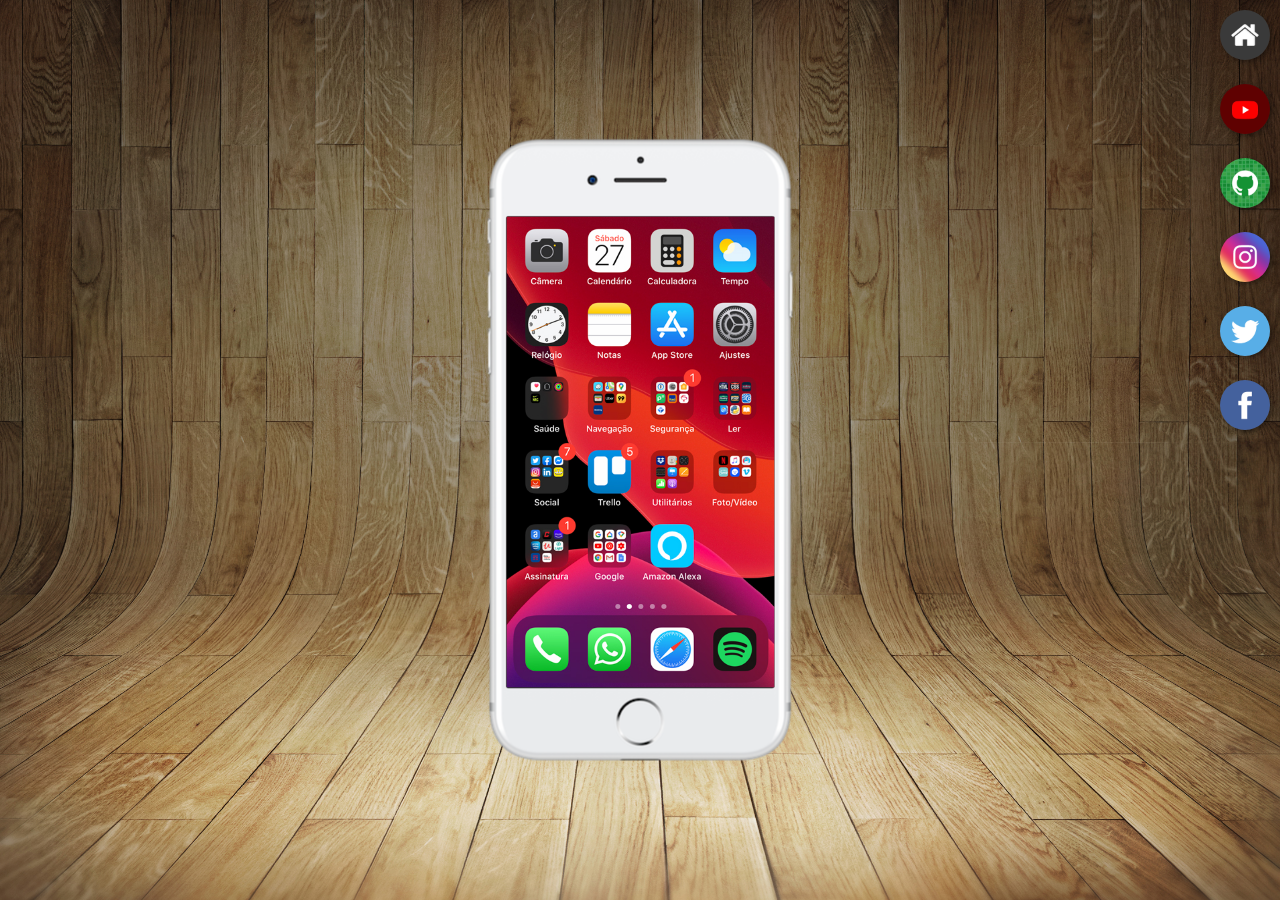
<file: index.html>
<!DOCTYPE html>
<html lang="pt-br">
<head>
    <meta charset="UTF-8">
    <meta name="viewport" content="width=device-width, initial-scale=1.0">
    <title>Projeto Rede Social</title>
    <link rel="shortcut icon" href="favicon.ico" type="image/x-icon">
    <link rel="stylesheet" href="estilos/style.css">
</head>
<body>
    <main>
        <section id="telefone">
            <iframe src="home.html" name="tela" id="tela" frameborder="0">
                Seu navegador não e compativel com isso...
            </iframe>
        </section>
        <section id="redes-sociais">
            <a href="home.html" target="tela"><img src="imagens/logo-home.jpg" alt="Home"></a><br>
            <a href="youtube.html" target="tela"><img src="imagens/logo-youtube.jpg" alt="Youtube"></a><br>
            <a href="github.html" target="tela"><img src="imagens/logo-github.jpg" alt="GitHub"></a><br>
            <a href="instagram.html" target="tela"><img src="imagens/logo-instagram.jpg" alt="Instagram"></a><br>
            <a href="twitter.html" target="tela"><img src="imagens/logo-twitter.jpg" alt="X"></a><br>
            <a href="facebook.html" target="tela"><img src="imagens/logo-facebook.jpg" alt="Facebook"></a><br>
        </section>
    </main>
</body>
</html>
</file>
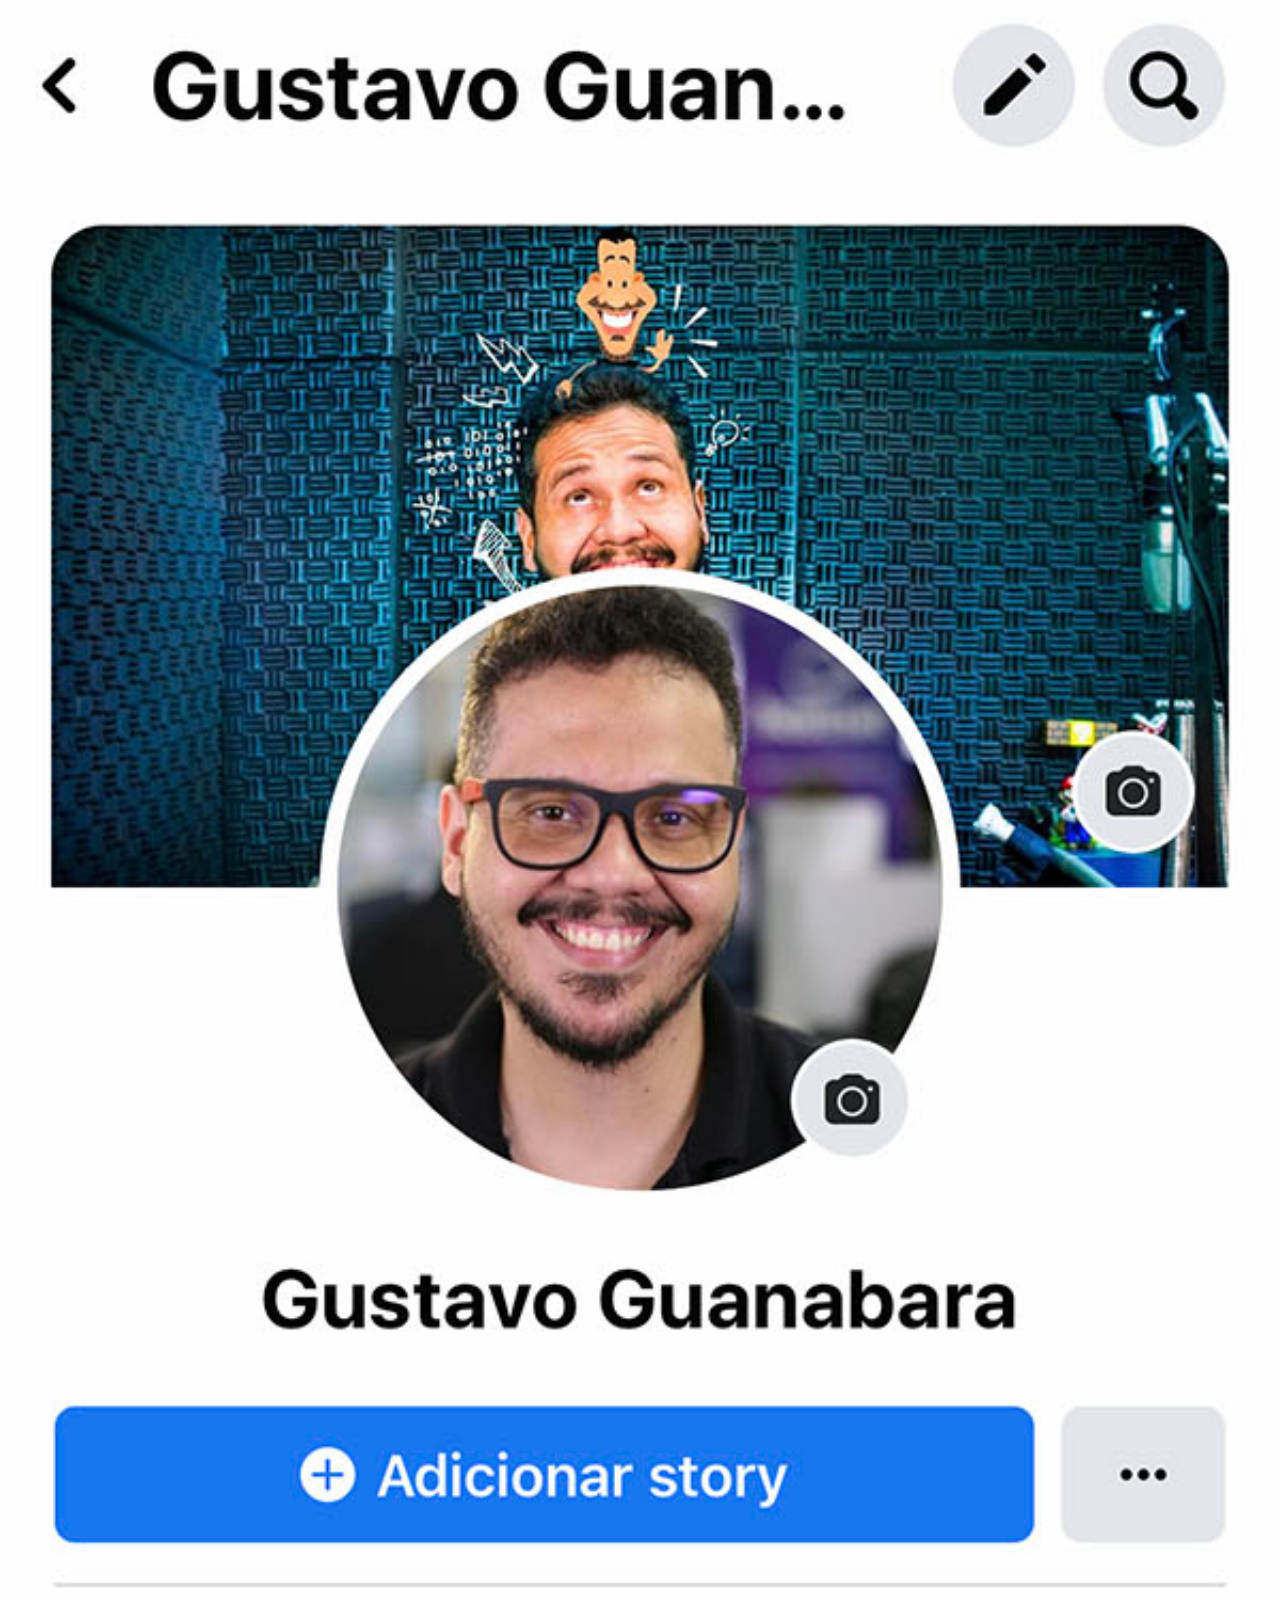
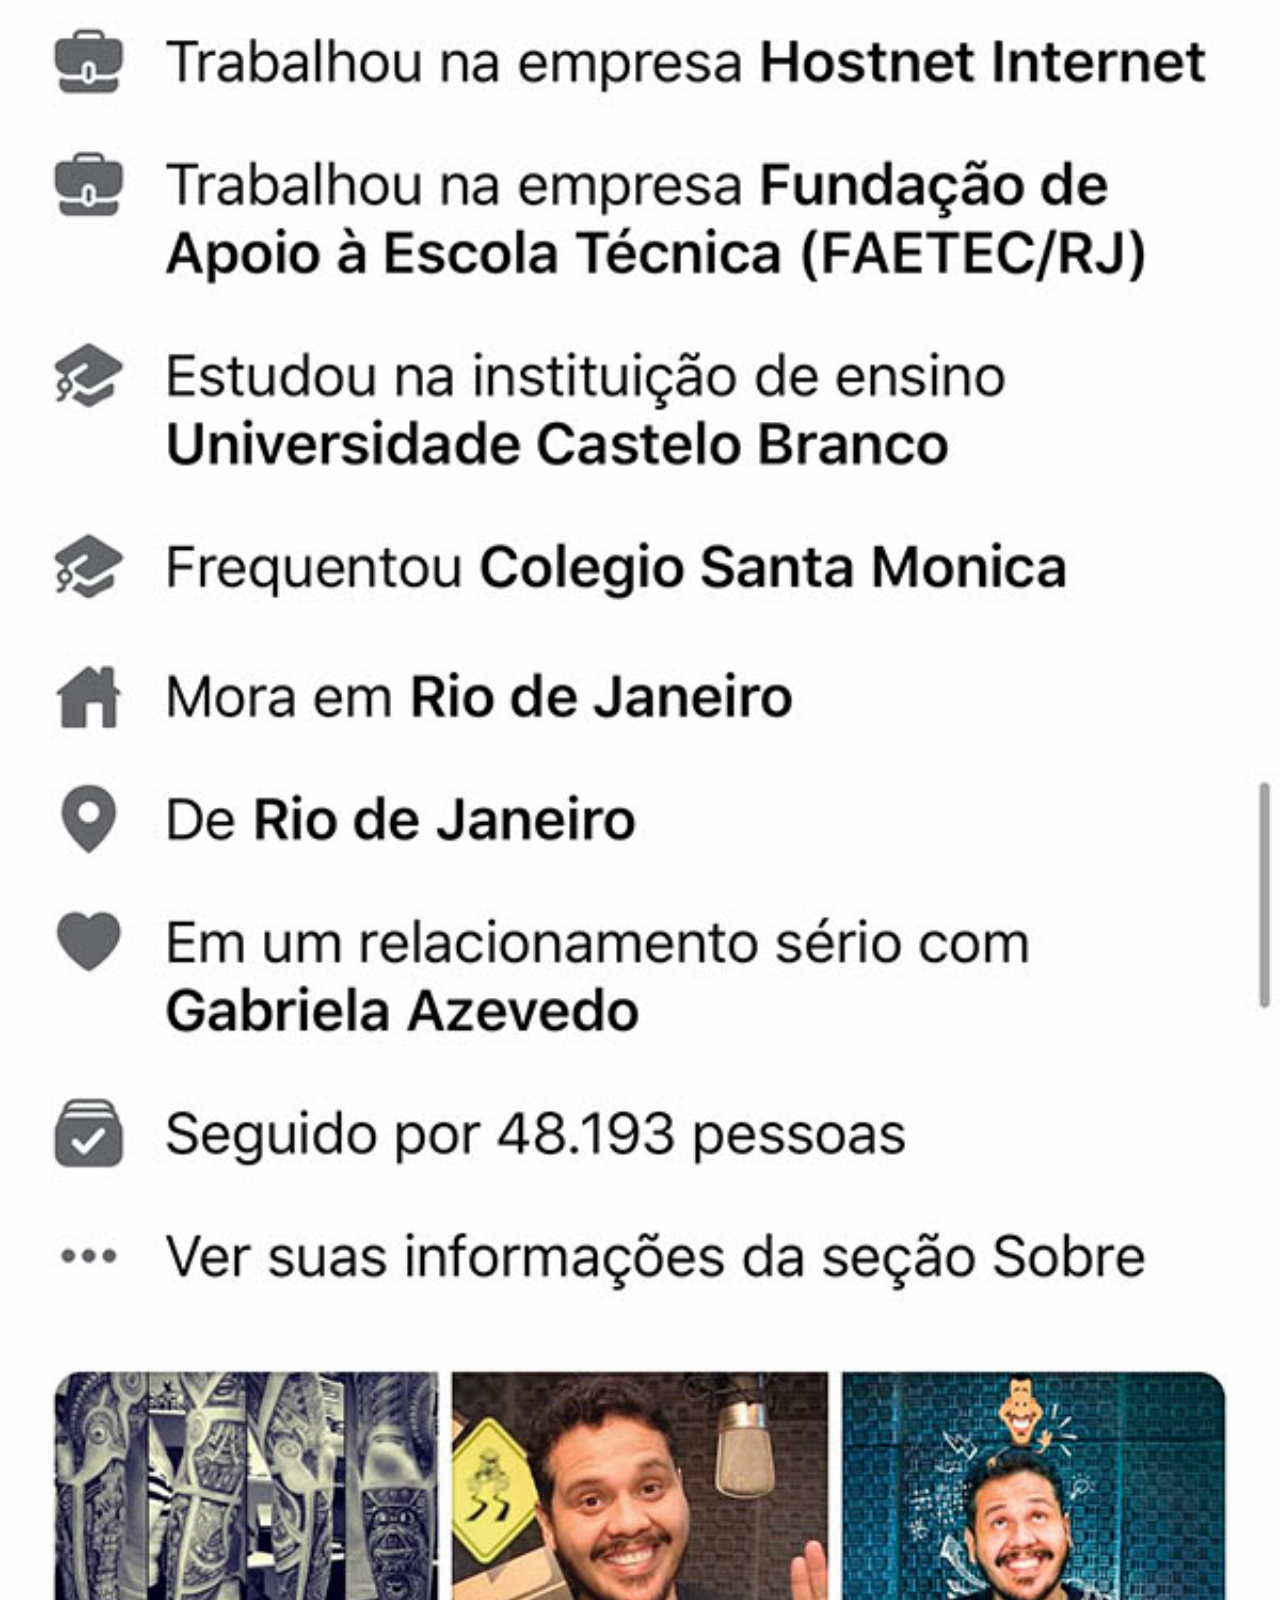
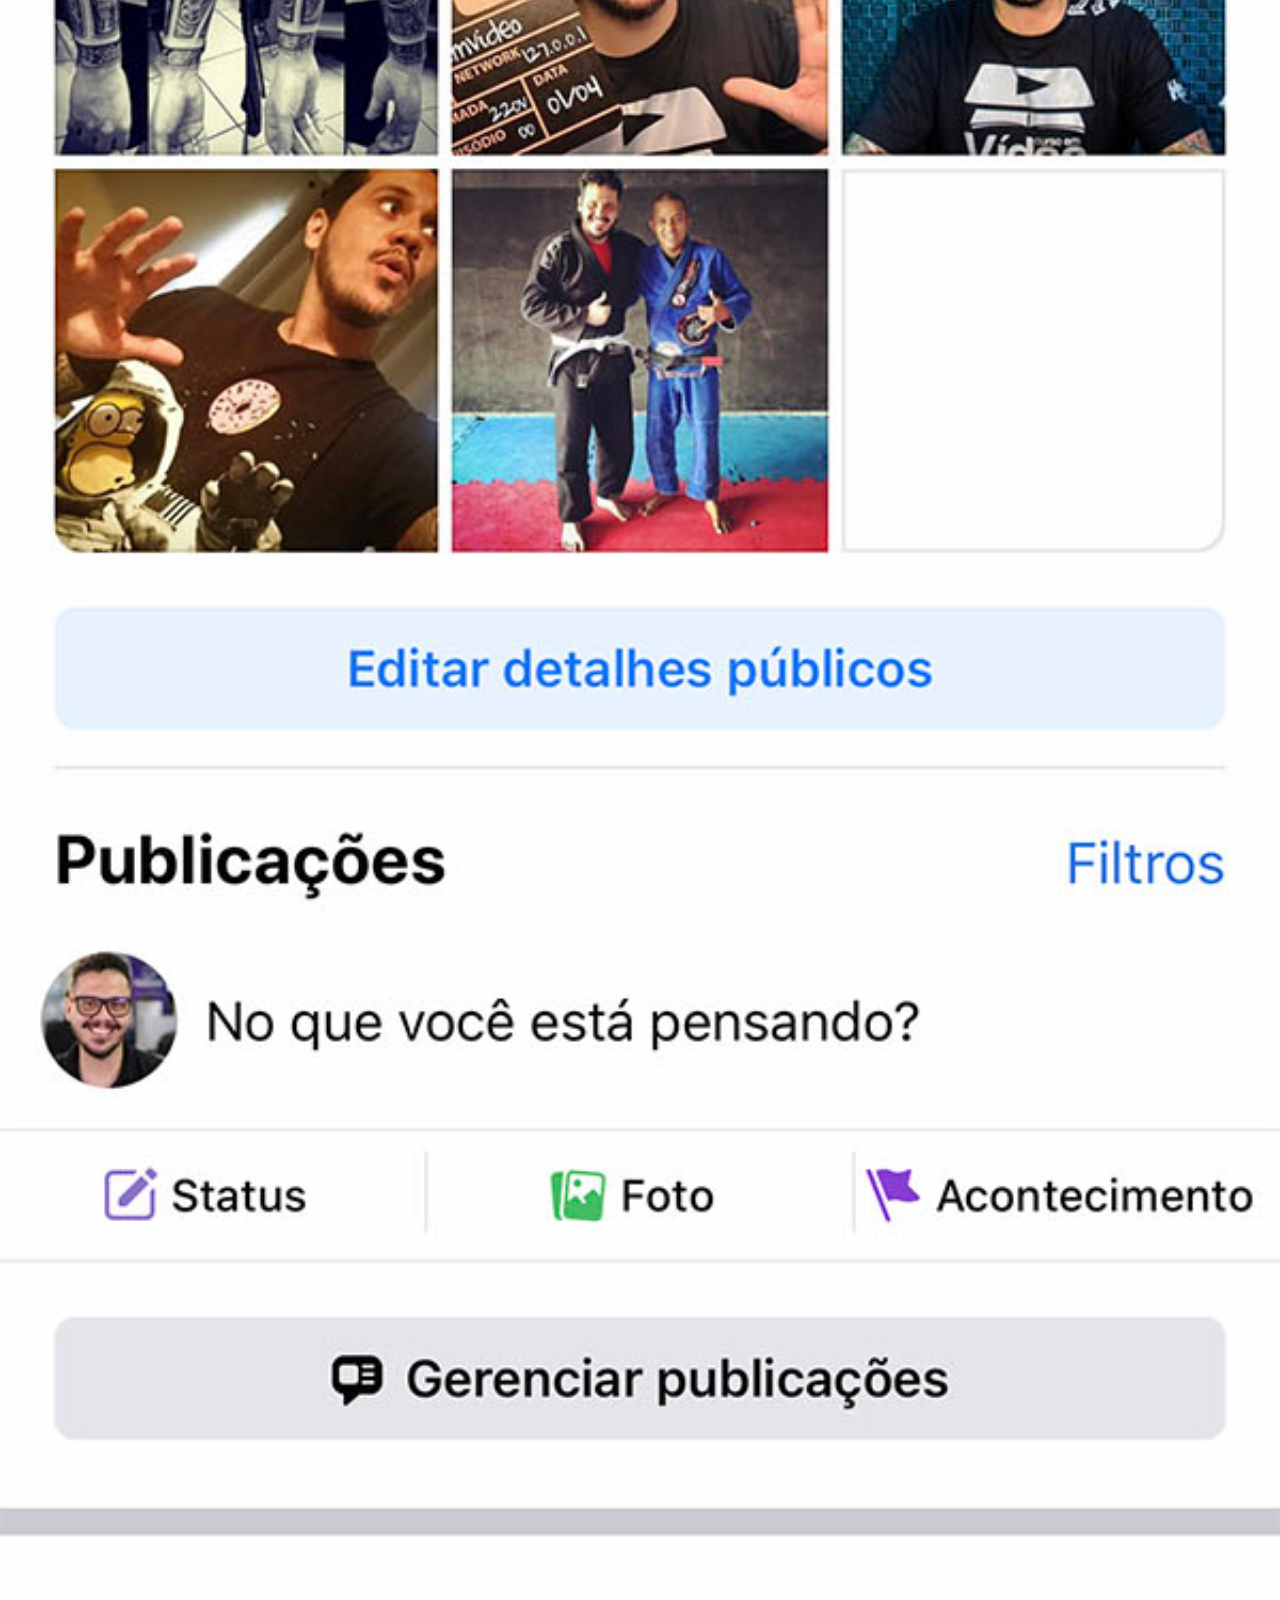
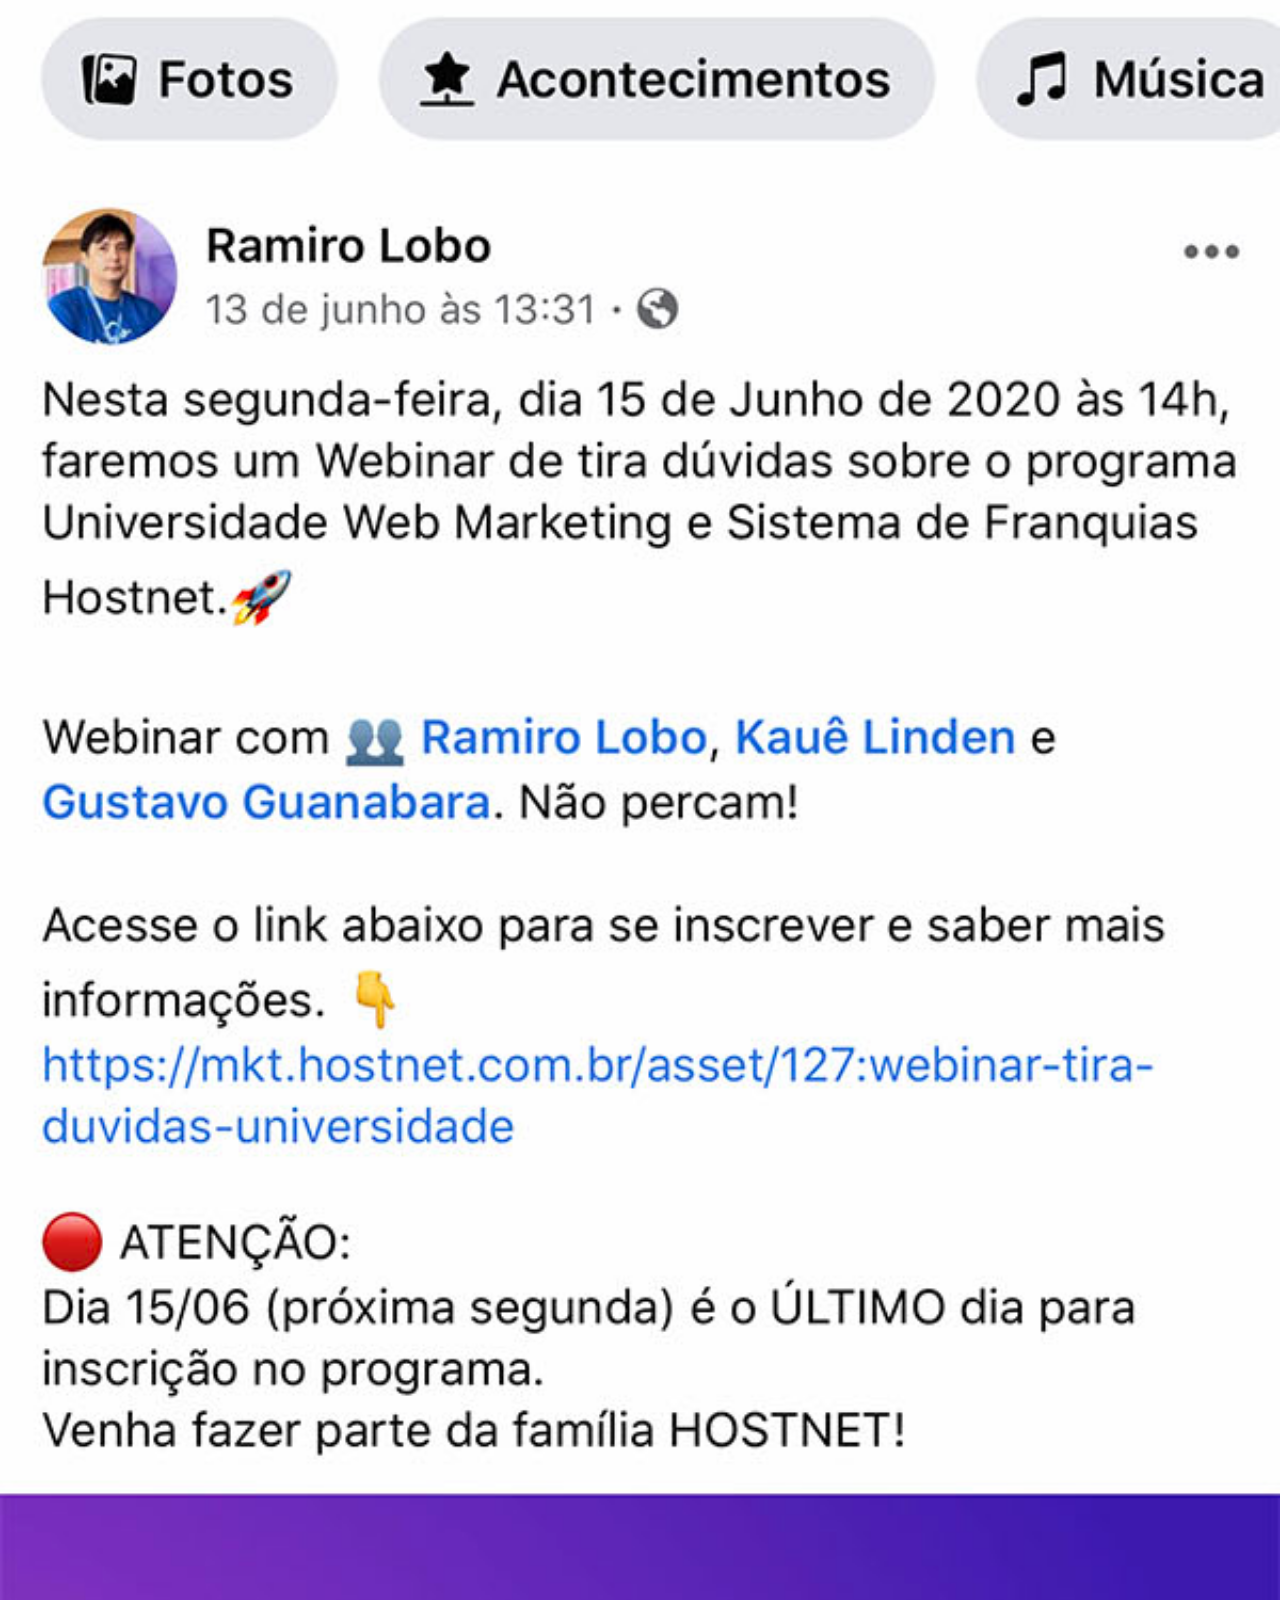
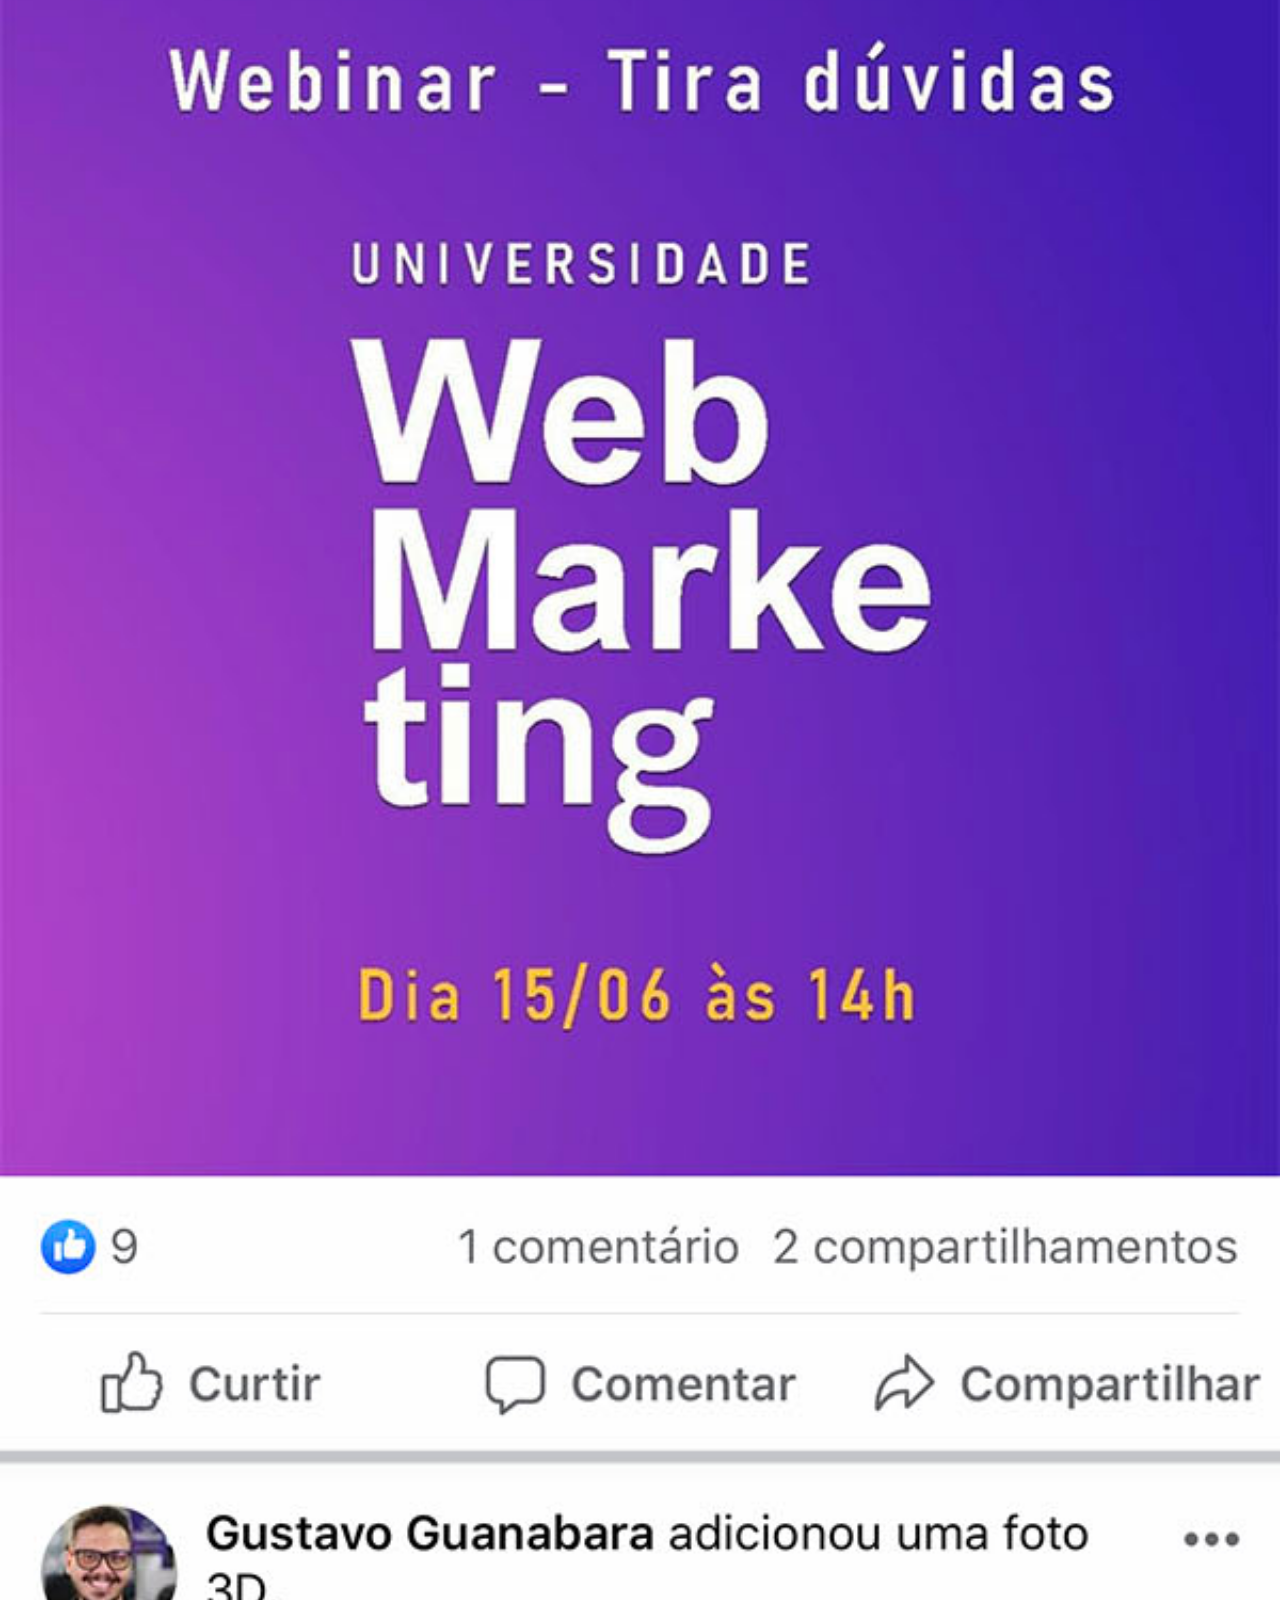
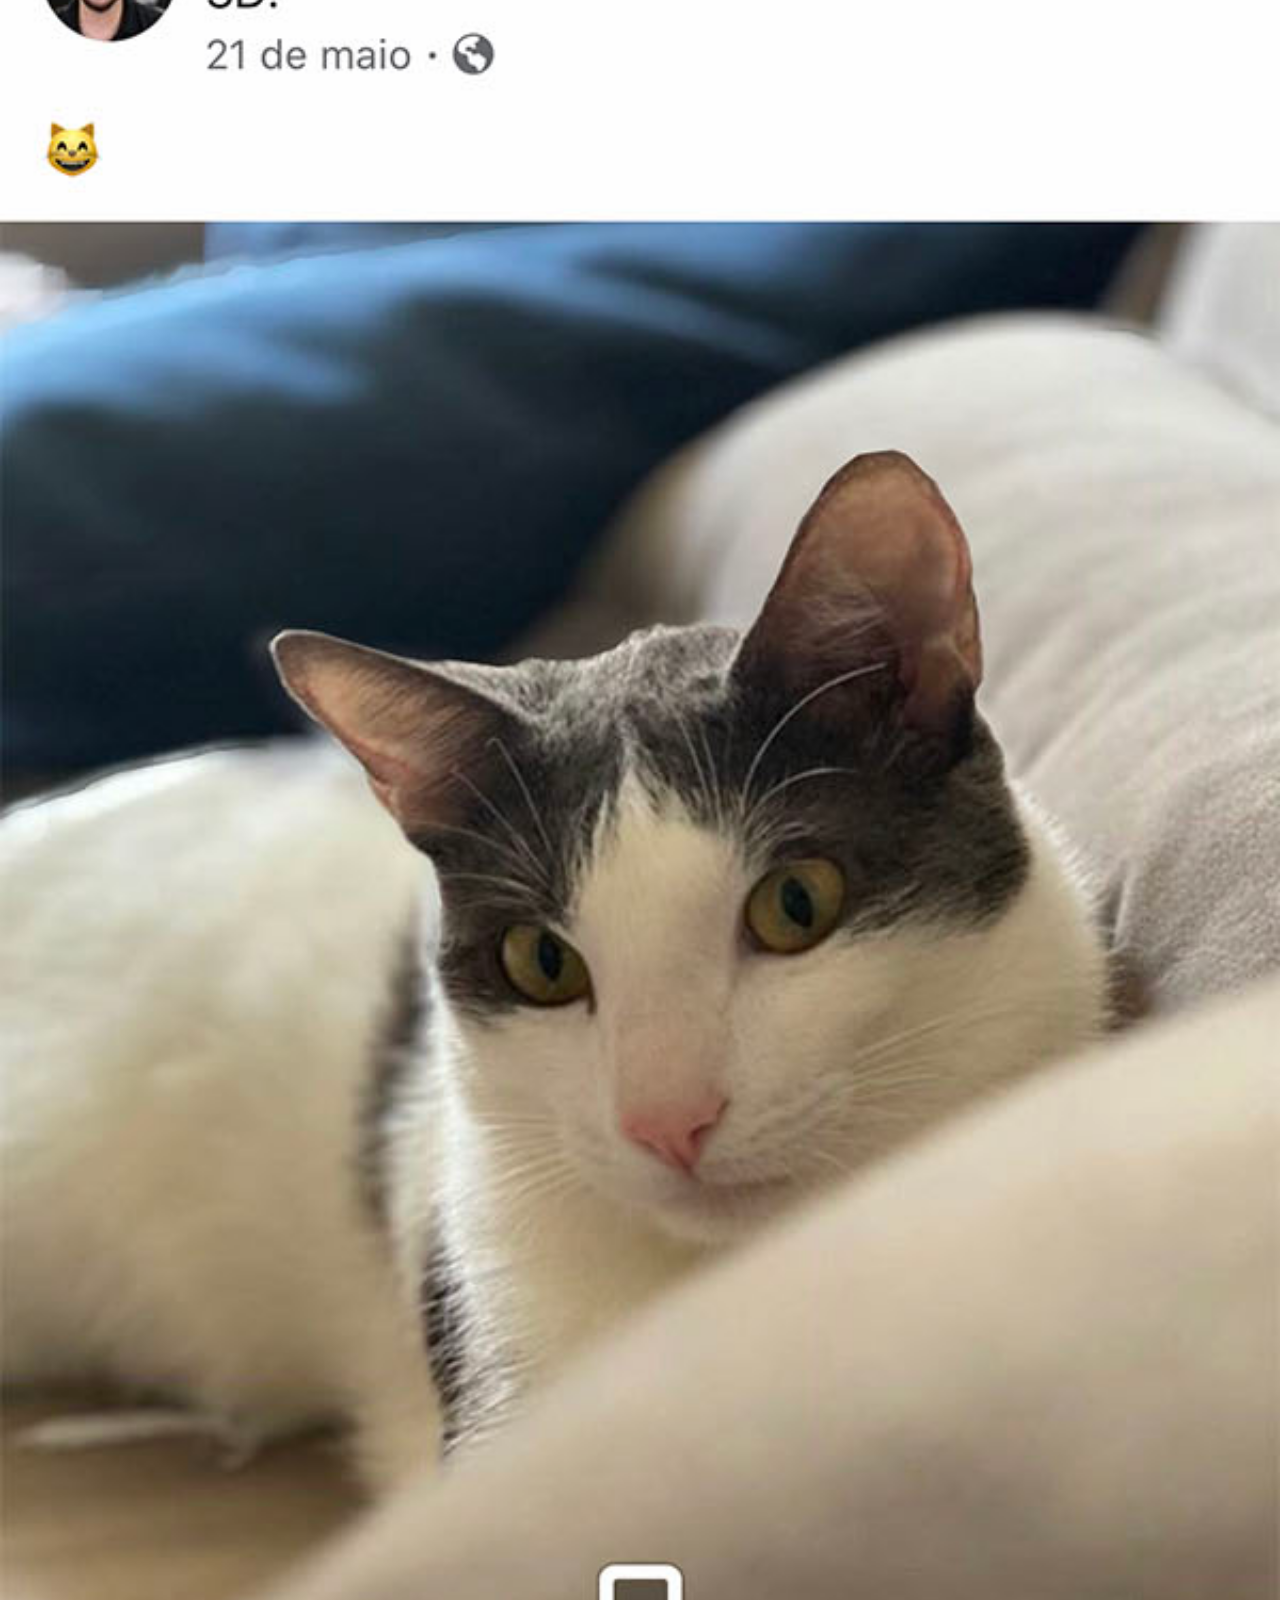
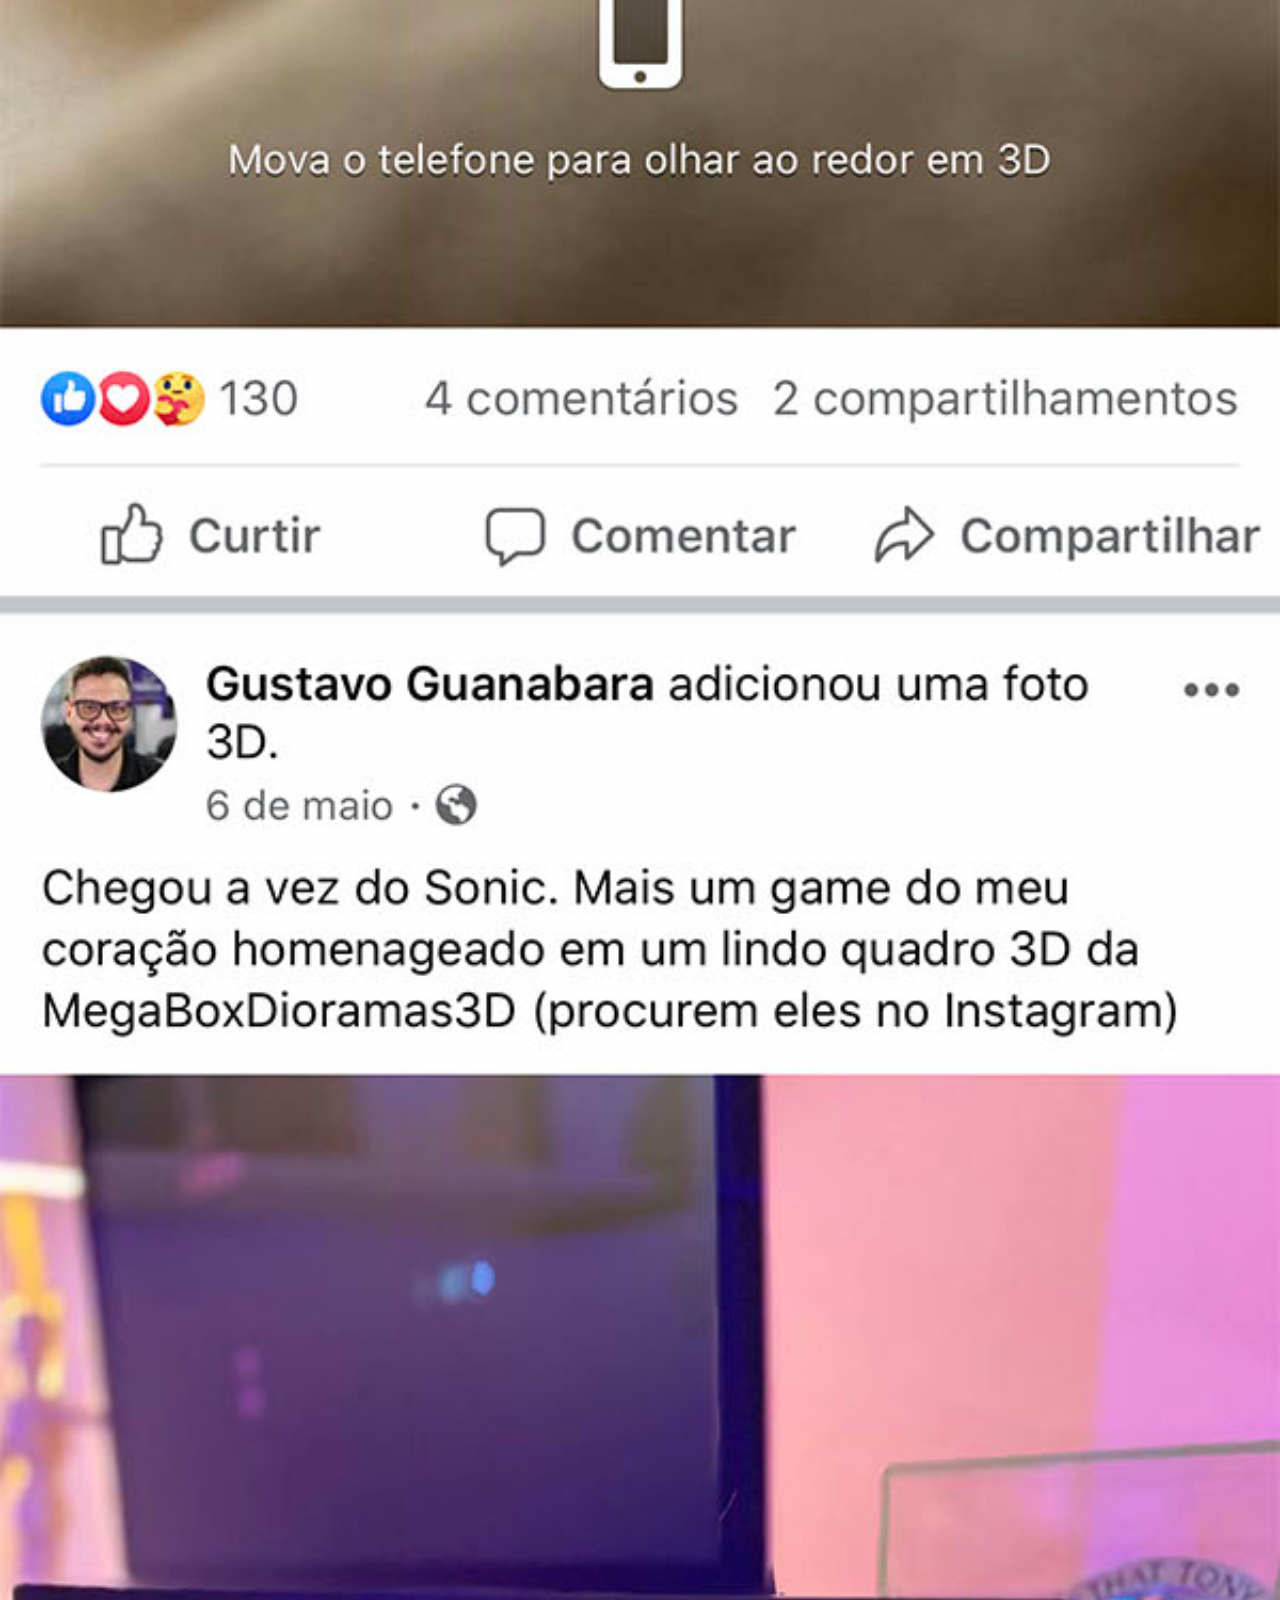
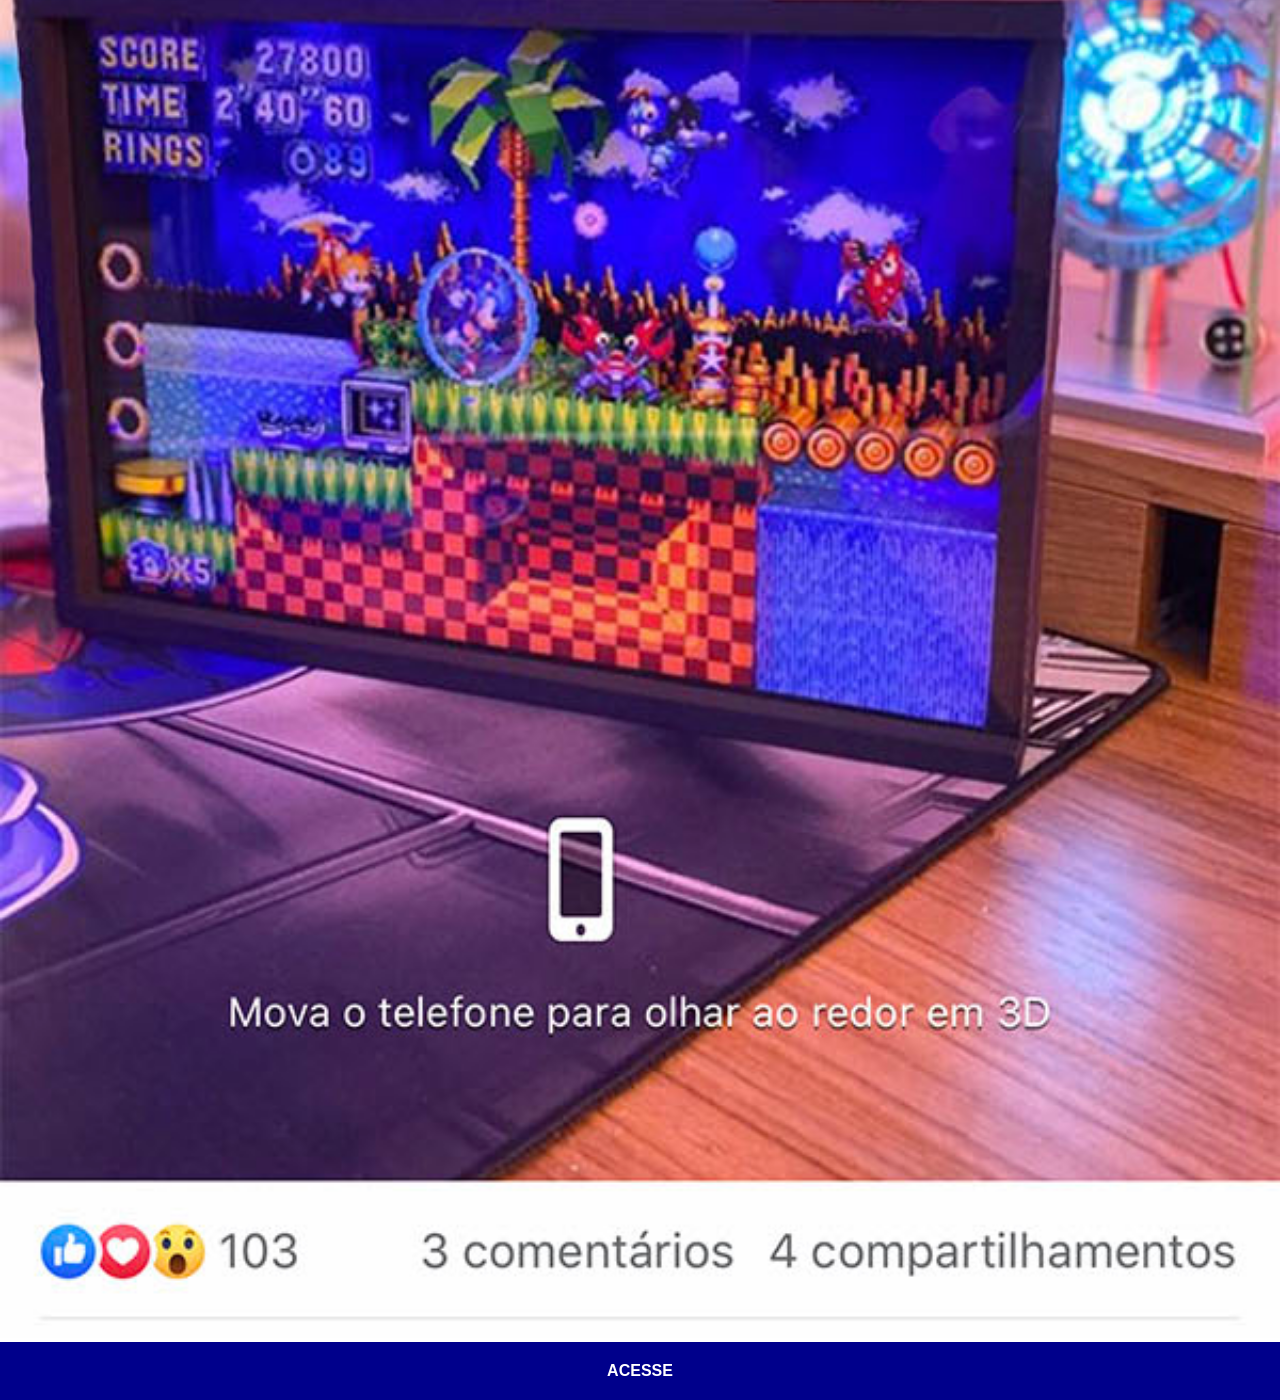
<file: facebook.html>
<!DOCTYPE html>
<html lang="pt-br">
<head>
    <meta charset="UTF-8">
    <meta name="viewport" content="width=device-width, initial-scale=1.0">
    <title>Facebook</title>
    <link rel="stylesheet" href="estilos/social.css">
    <style>
        body{
            background-color: white;
        }
        a{
            background-color: darkblue;
        }
        a:hover{
            background-color: blue;
        }
    </style>
</head>
<body>
    <img src="imagens/tela-facebook.jpg" alt="Facebook">
    <a href="https://www.facebook.com/gustavoguanabara/?locale=pt_BR" target="_blank">ACESSE</a>
</body>
</html>
</file>
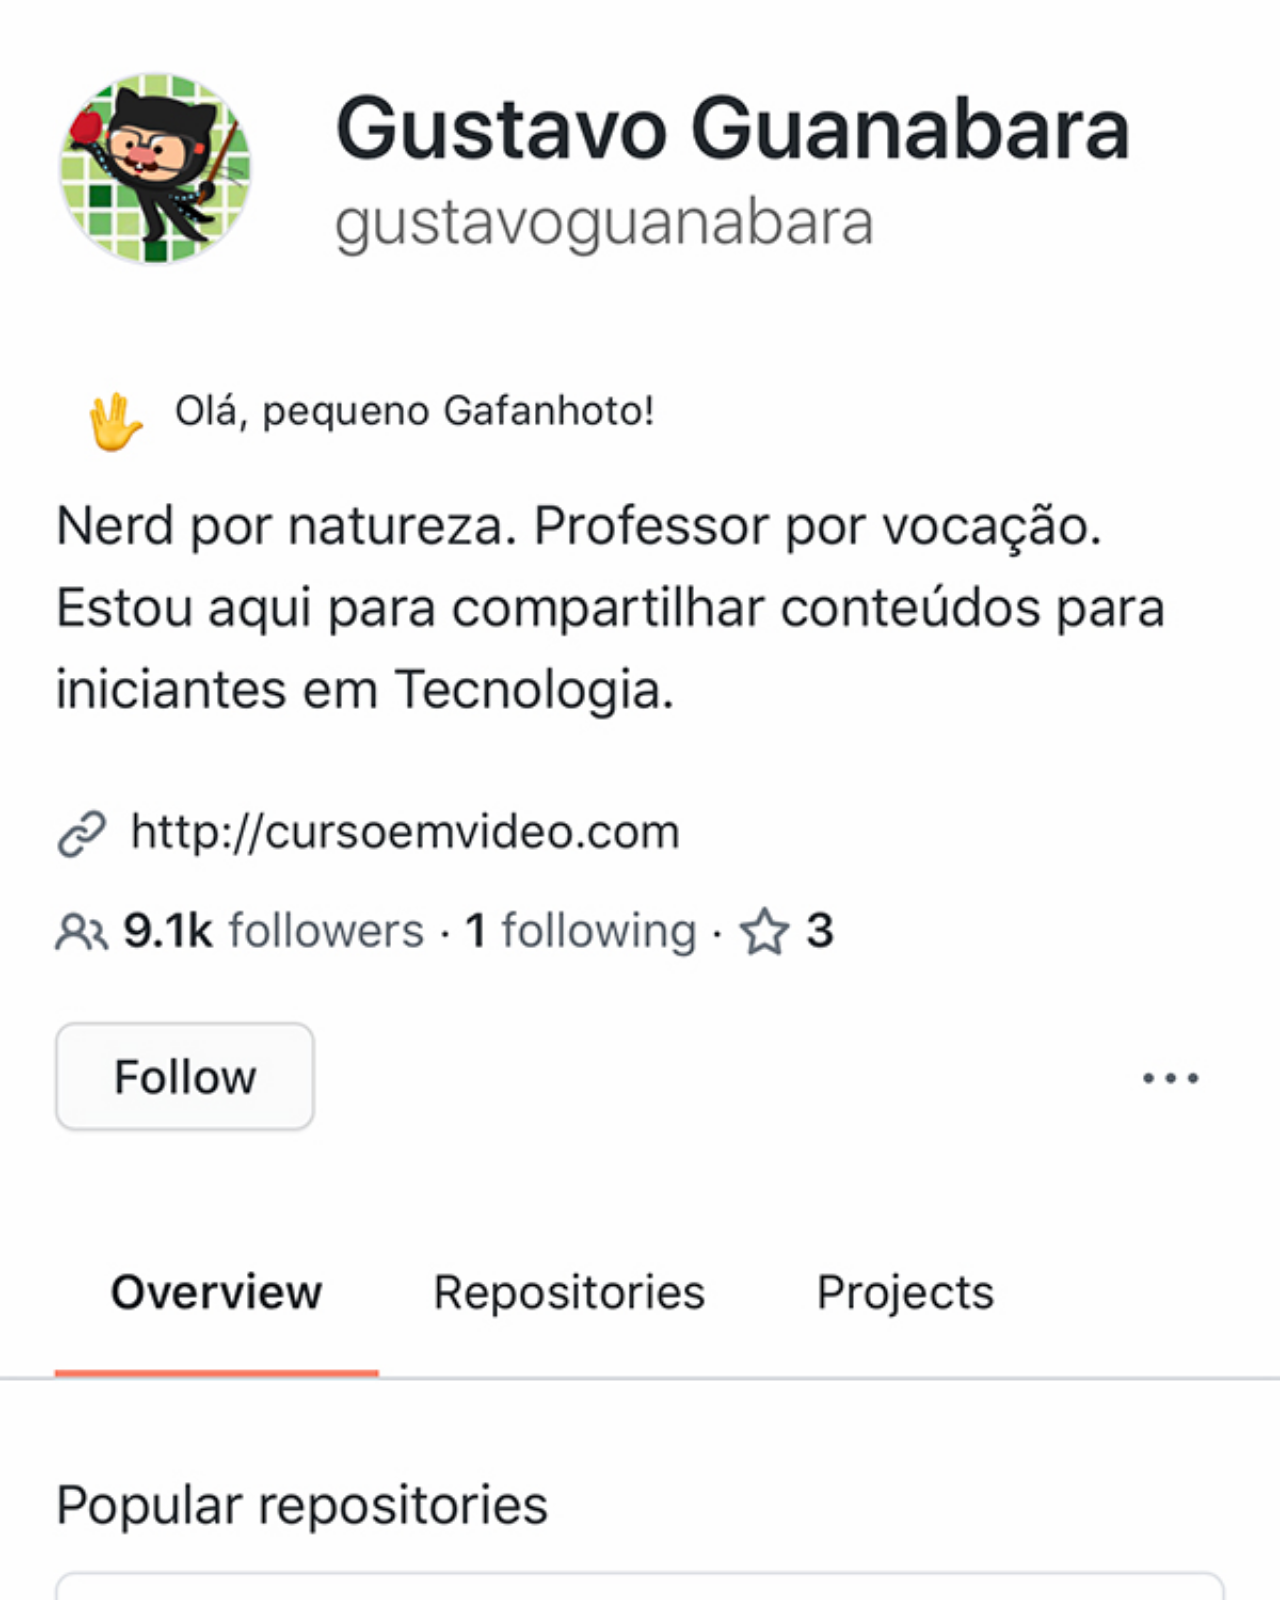
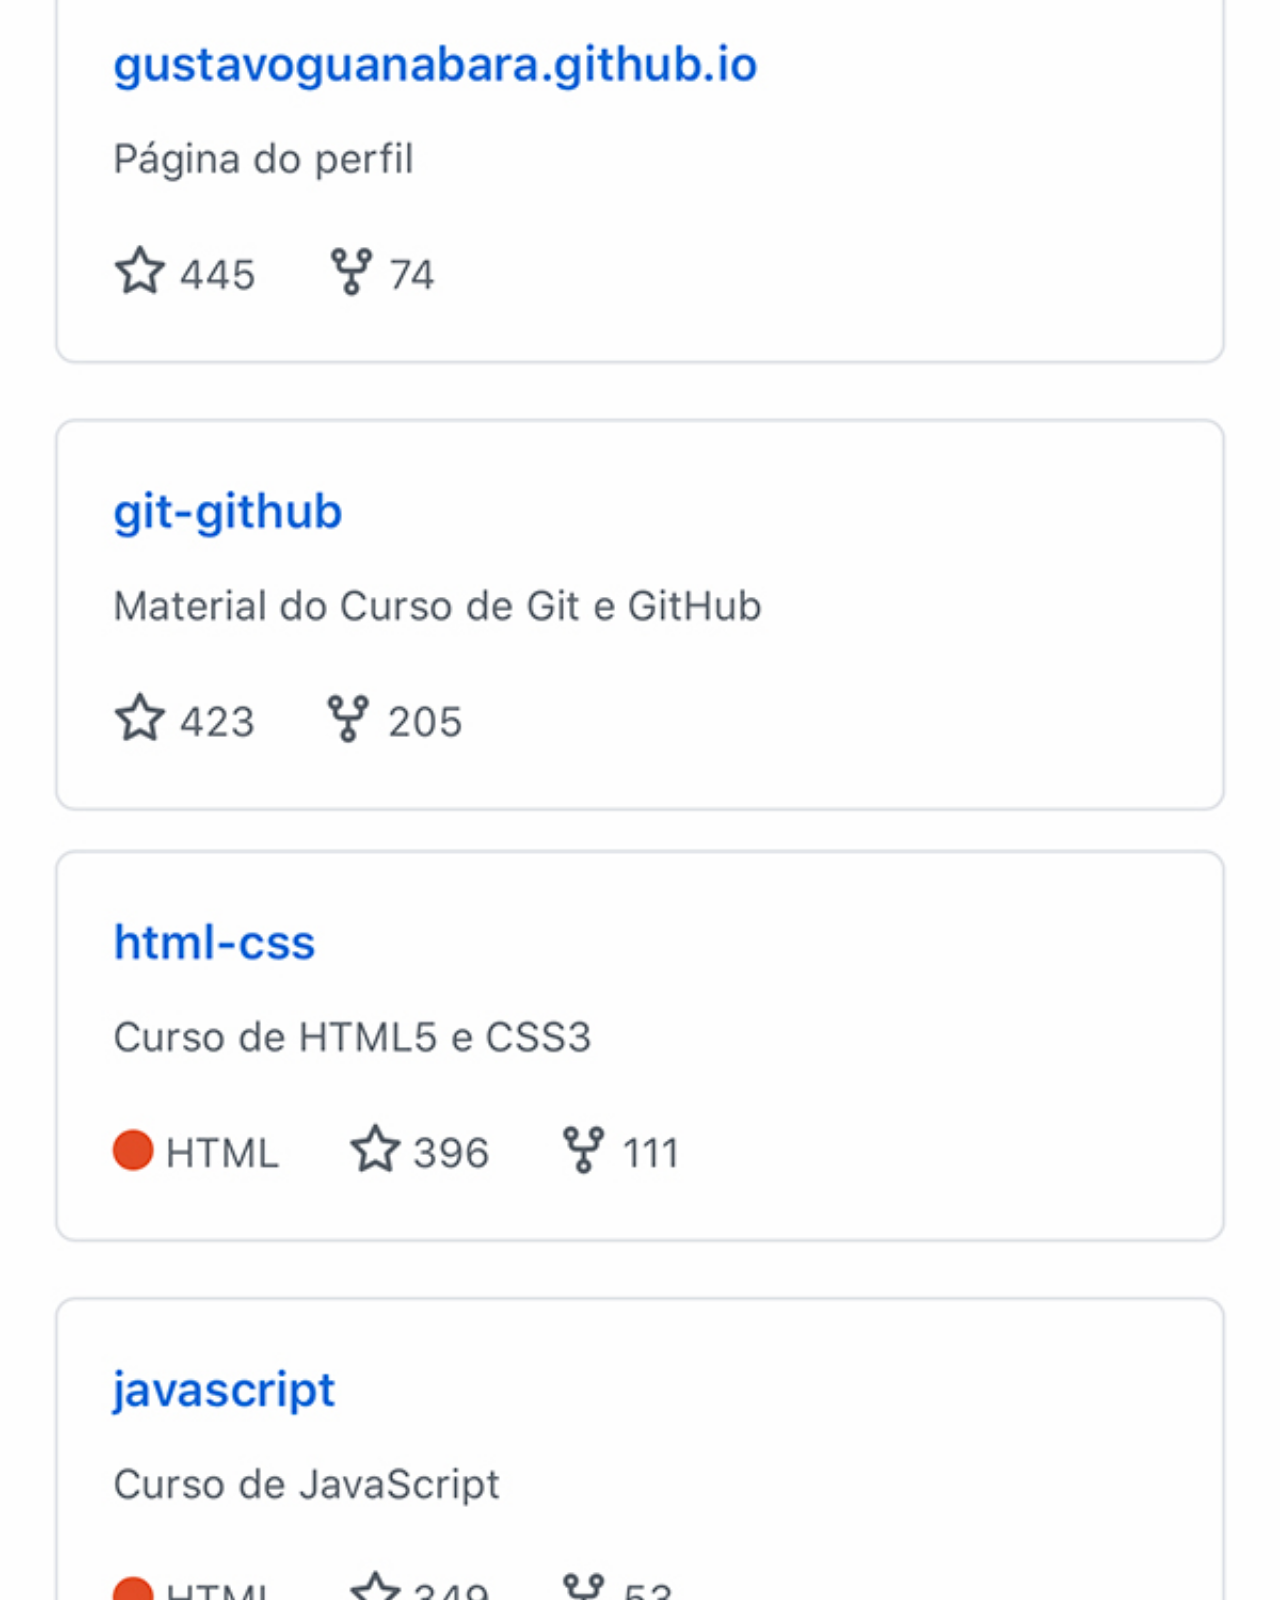
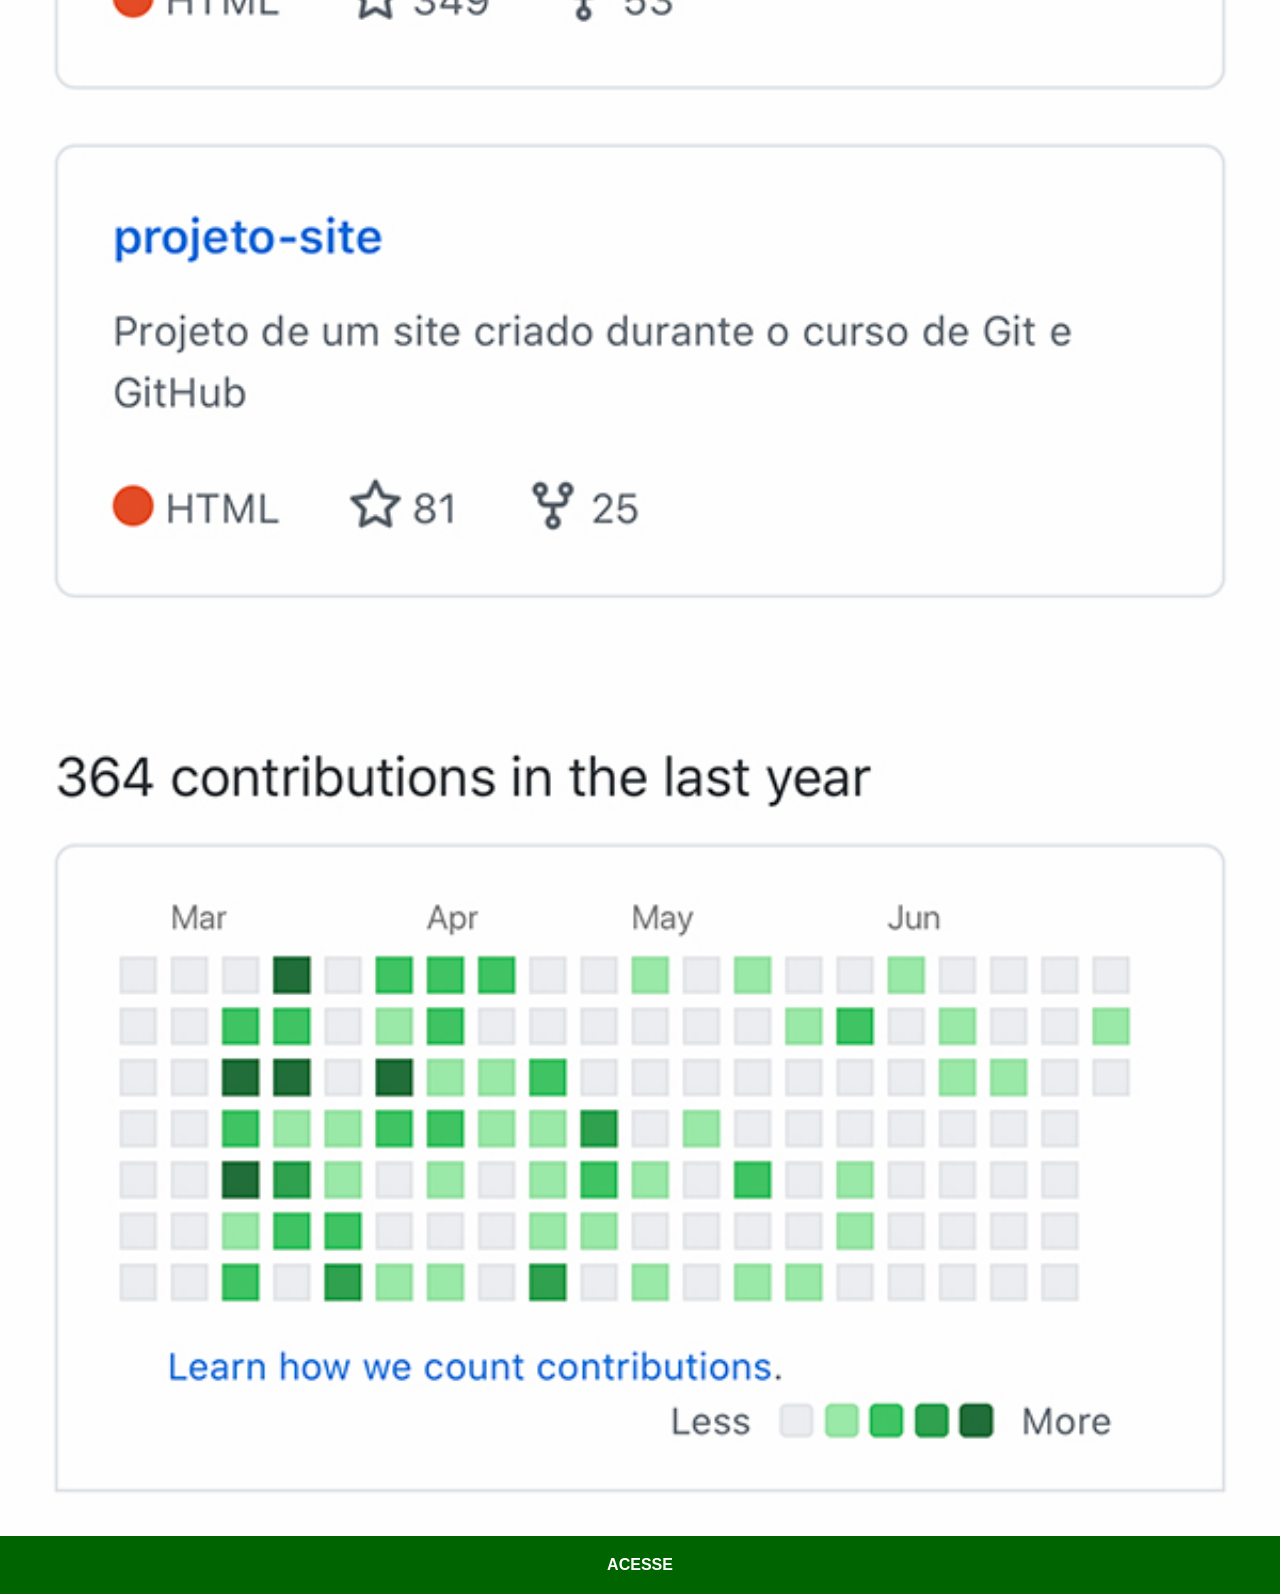
<file: github.html>
<!DOCTYPE html>
<html lang="pt-br">
<head>
    <meta charset="UTF-8">
    <meta name="viewport" content="width=device-width, initial-scale=1.0">
    <title>GitHub</title>
    <link rel="stylesheet" href="estilos/social.css">
    <style>
        body{
            background-color: white;
        }
        a{
            background-color: darkgreen;
        }
        a:hover{
            background-color: green;
        }
    </style>
</head>
<body>
    <img src="imagens/tela-github.jpg" alt="GitHub">
    <a href="https://github.com/gustavoguanabara" target="_blank">ACESSE</a>
</body>
</html>
</file>
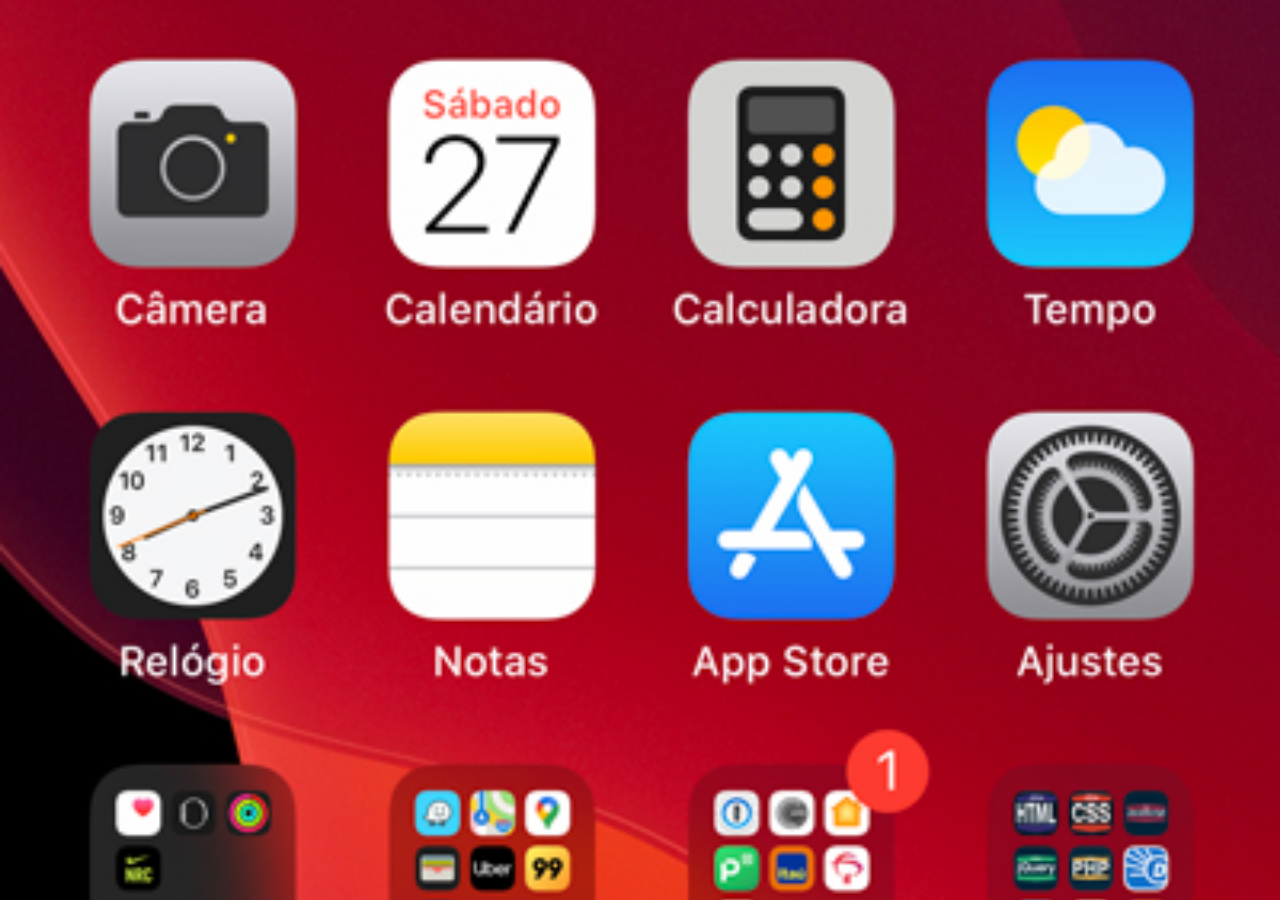
<file: home.html>
<!DOCTYPE html>
<html lang="pt-br">
<head>
    <meta charset="UTF-8">
    <meta name="viewport" content="width=device-width, initial-scale=1.0">
    <title>Home</title>
    <style>
        *{
            margin: 0px;
            padding: 0px;
        }
        body{
            width: 100vw;
            height: 100vh;
            background: black url('imagens/tela-home.jpg') no-repeat top center;
            background-size: cover;
        }
    </style>
</head>
<body>
    
</body>
</html>
</file>
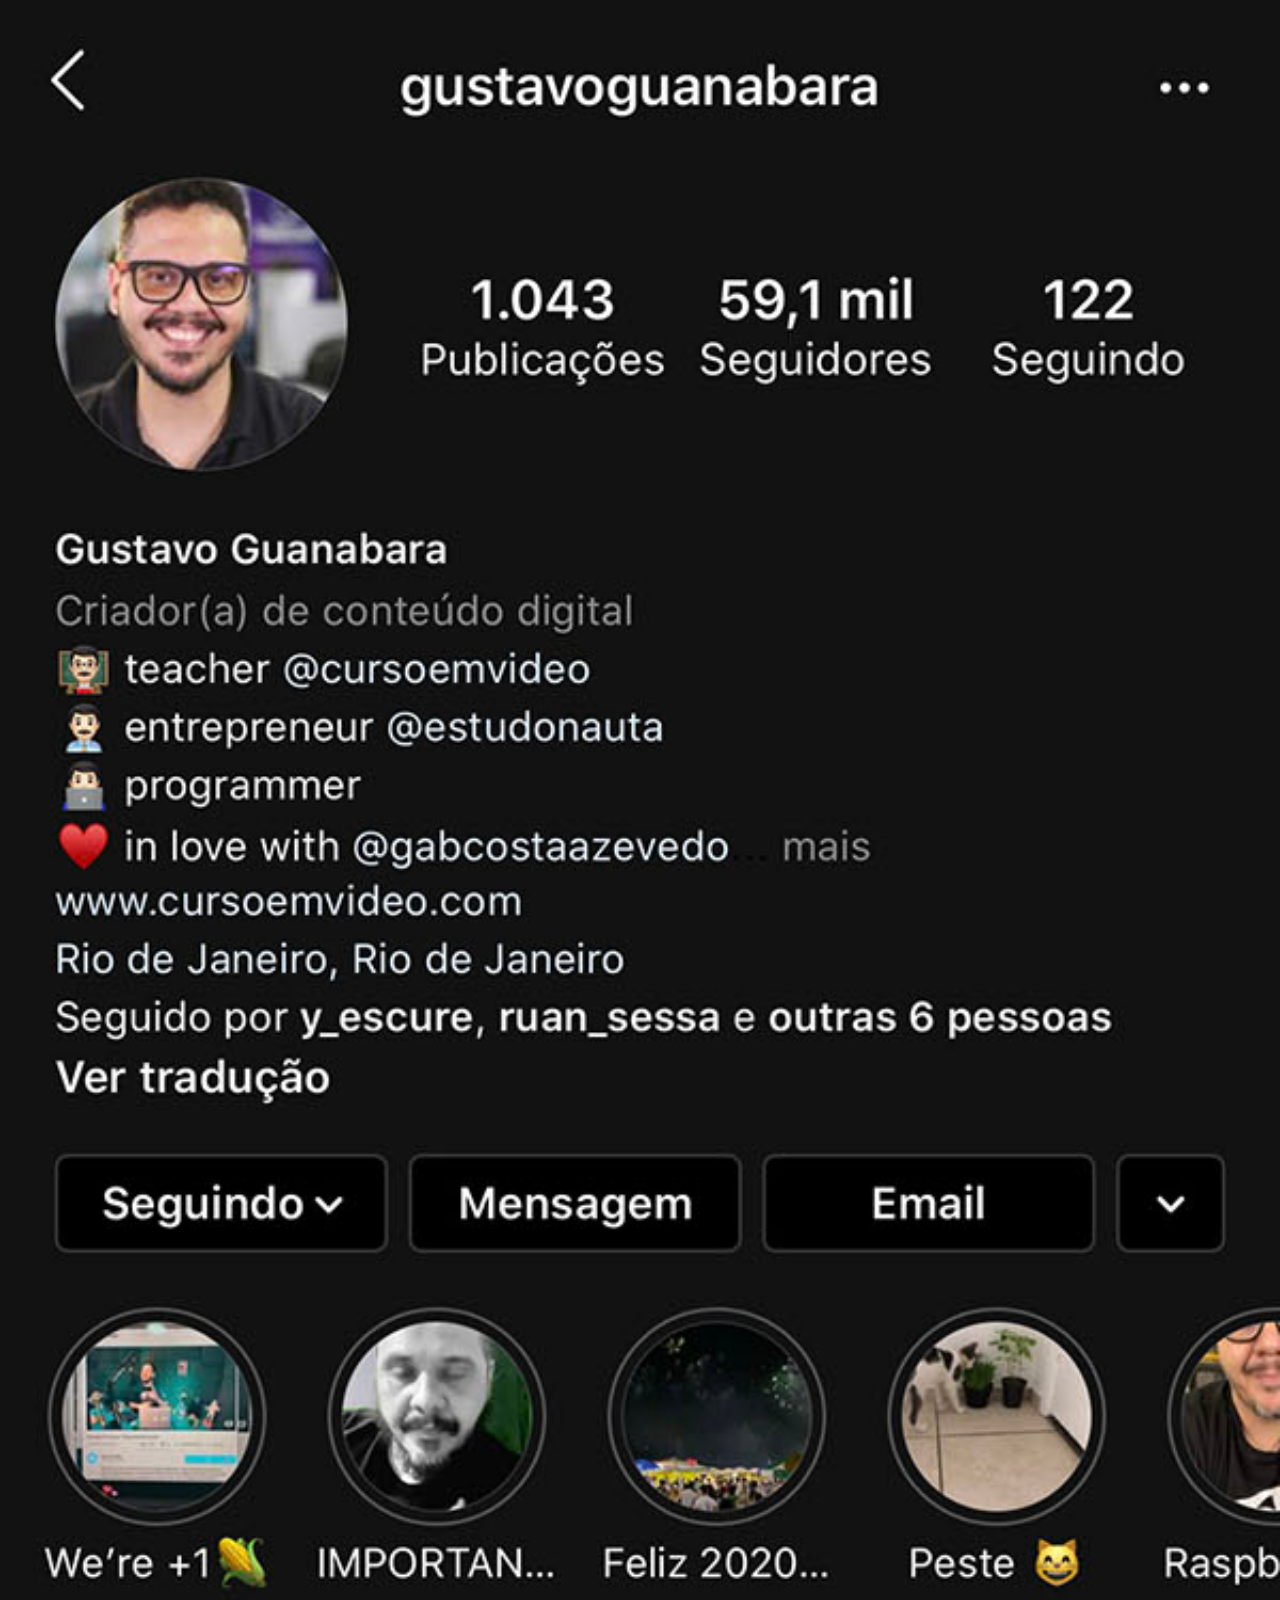
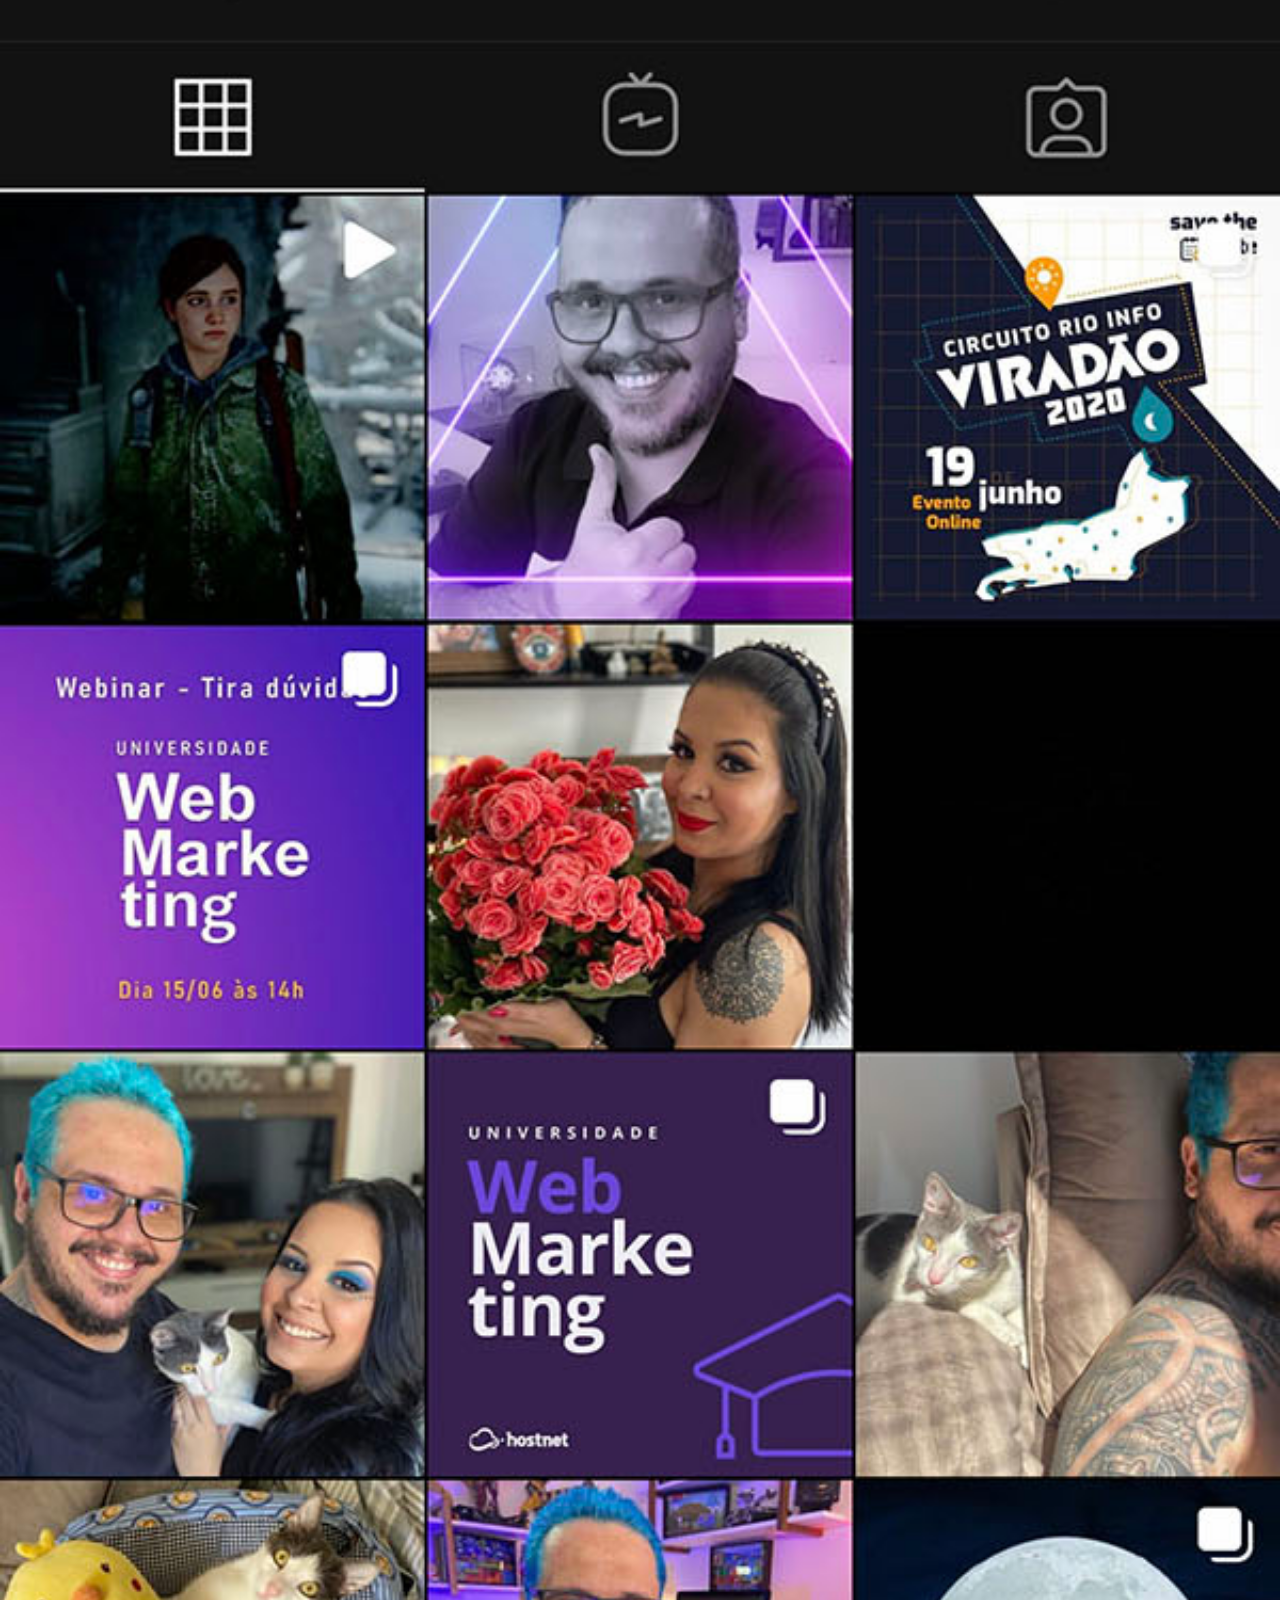
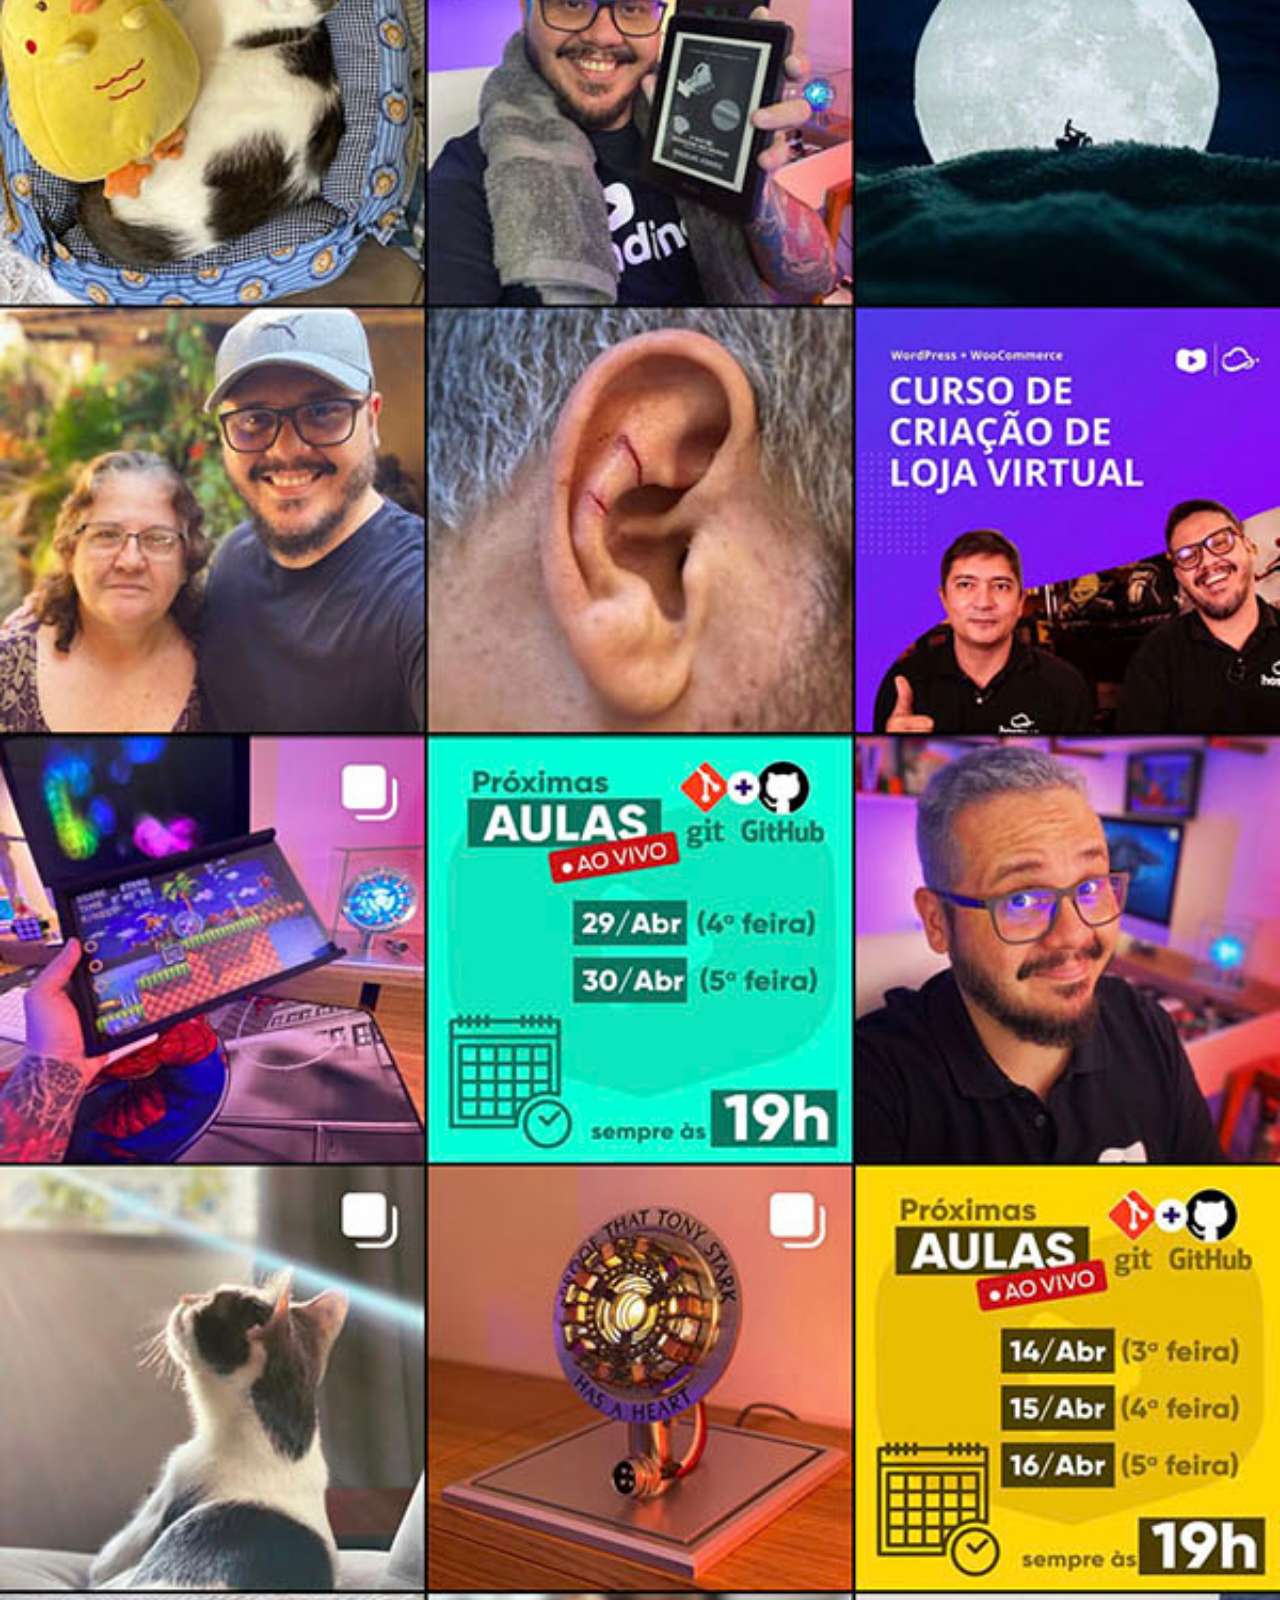
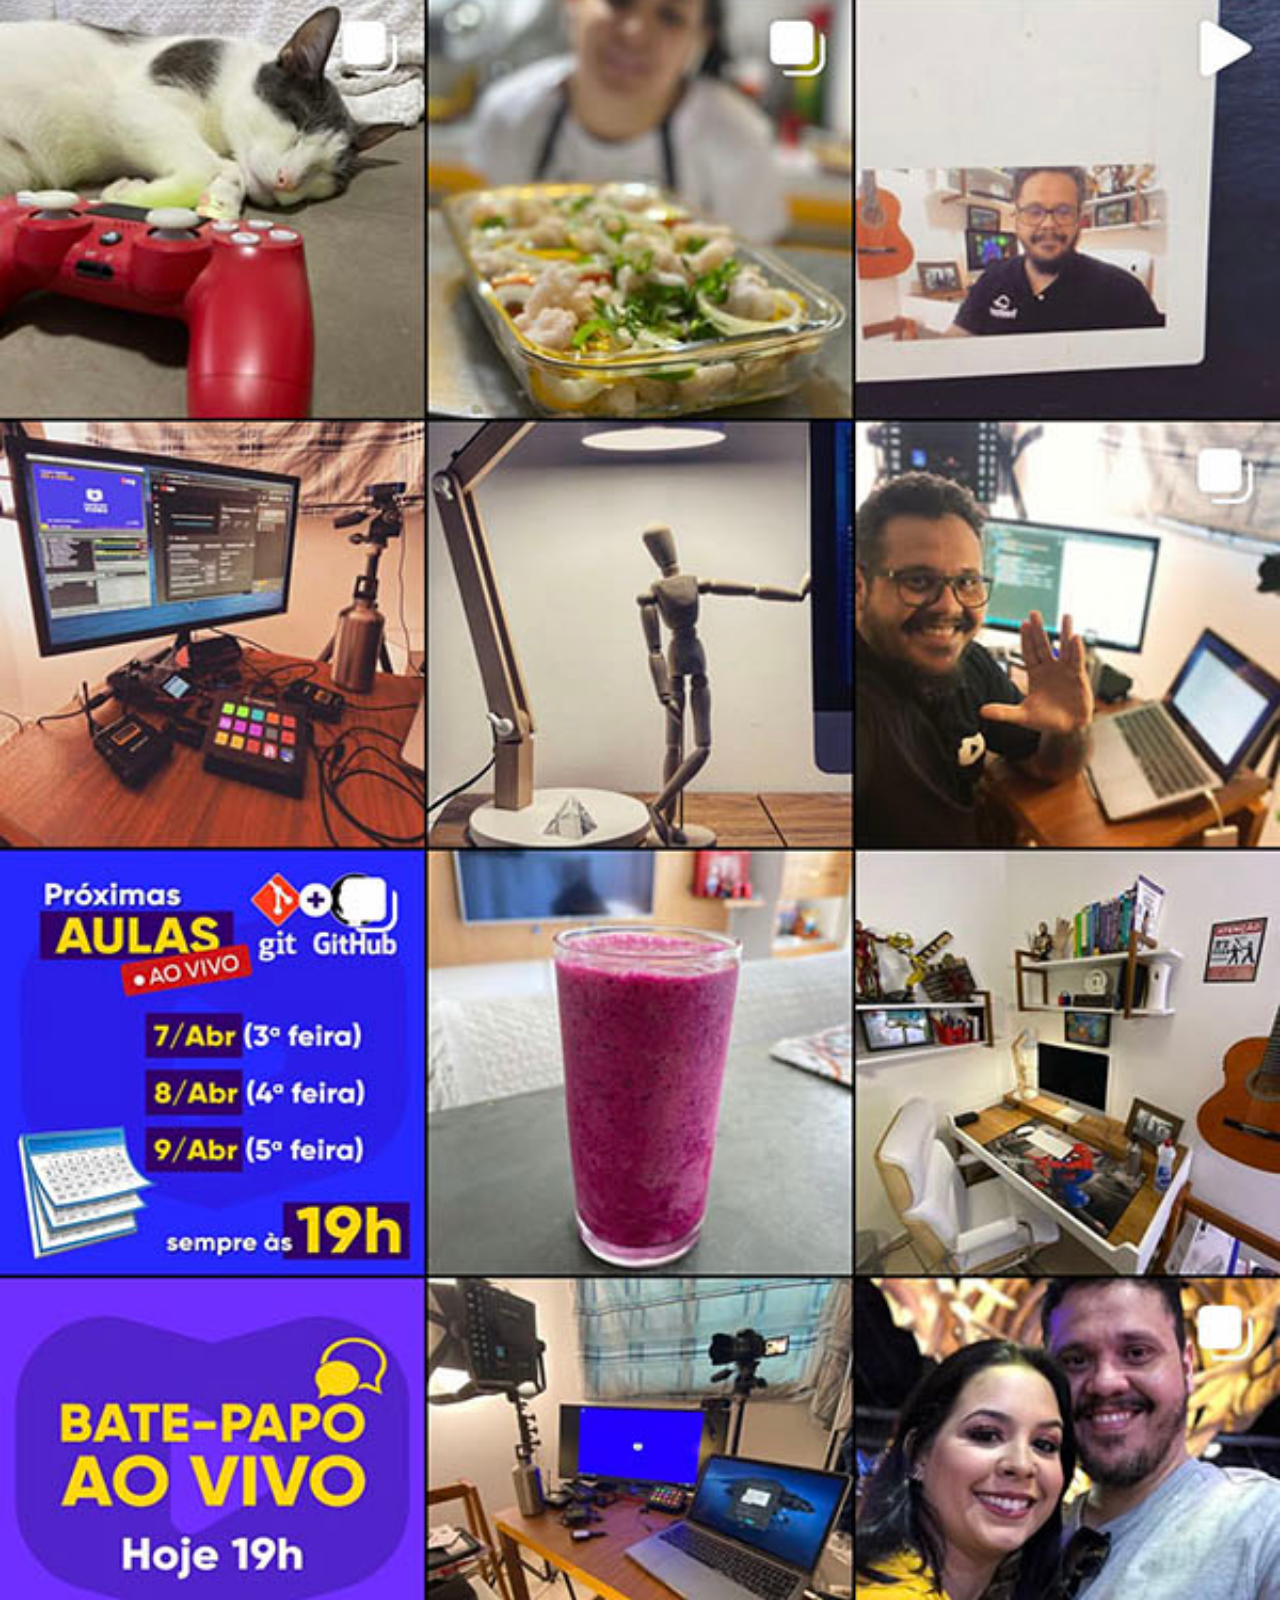
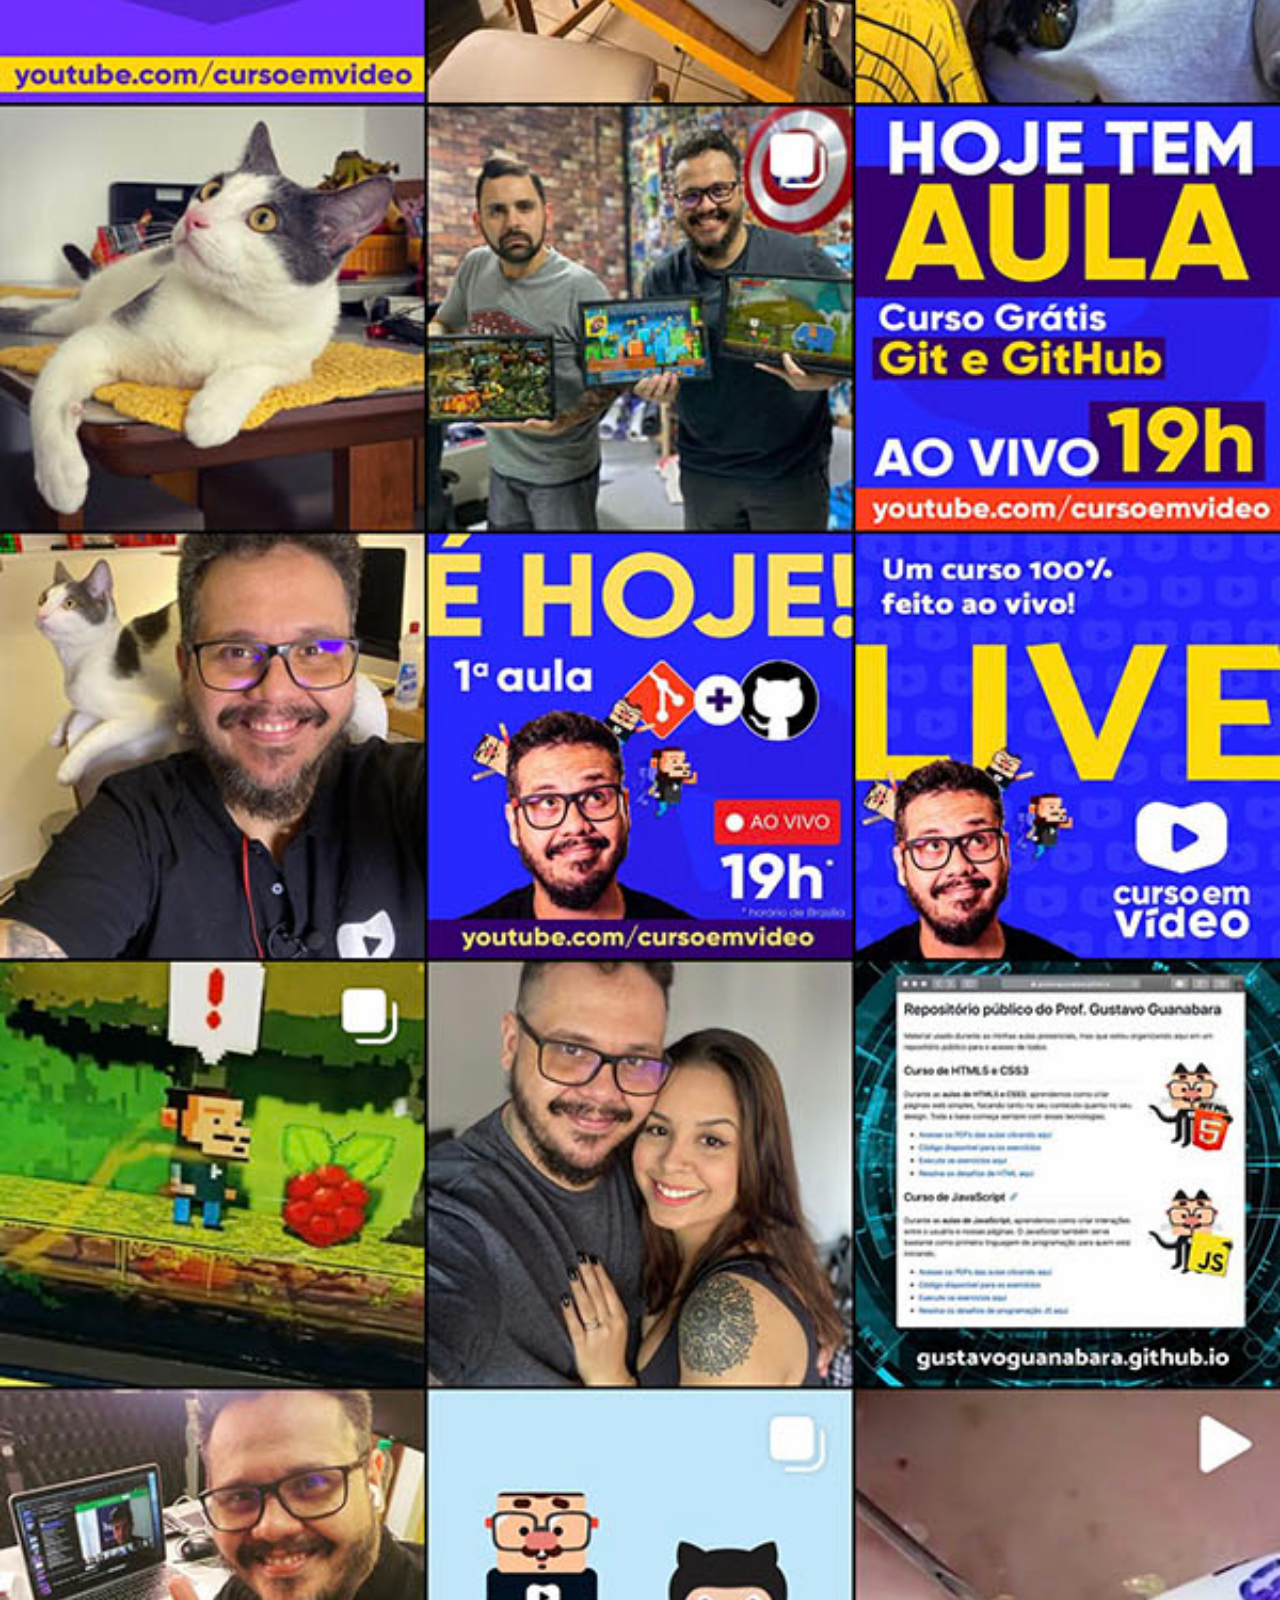
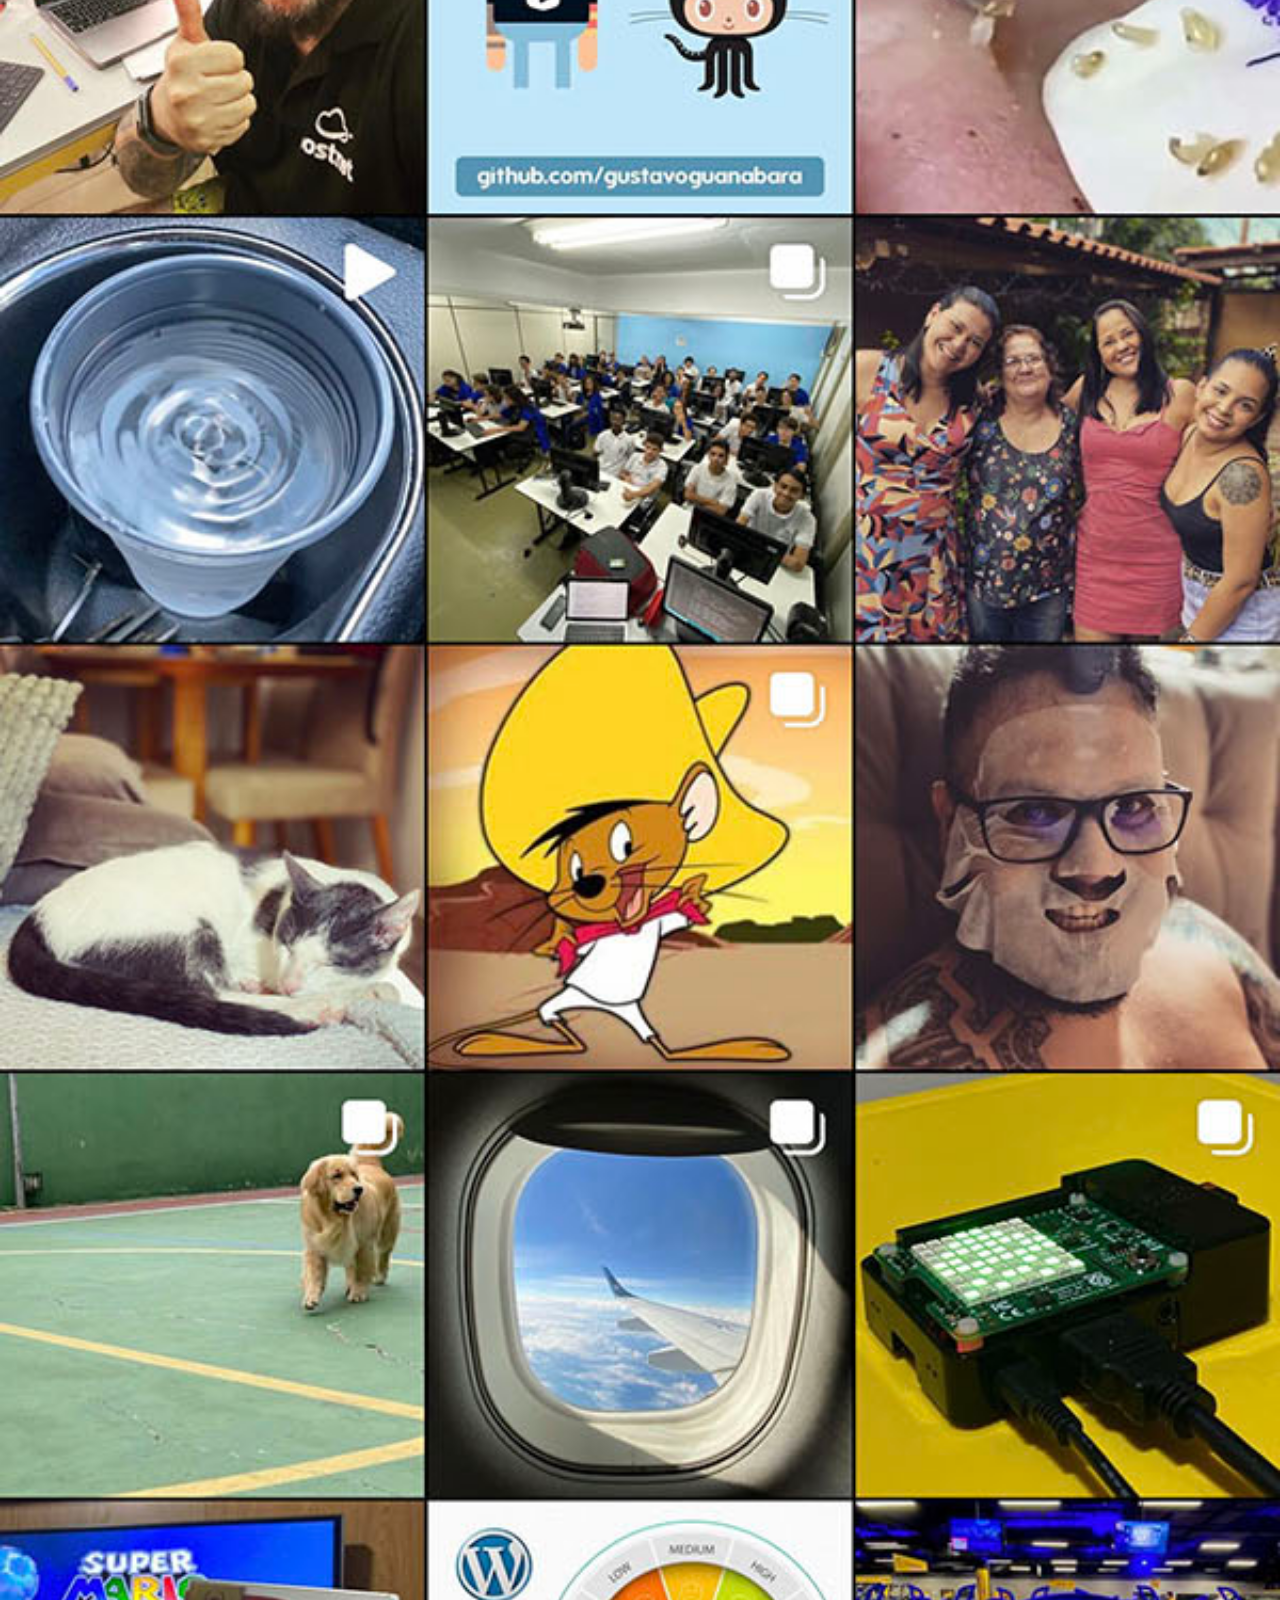
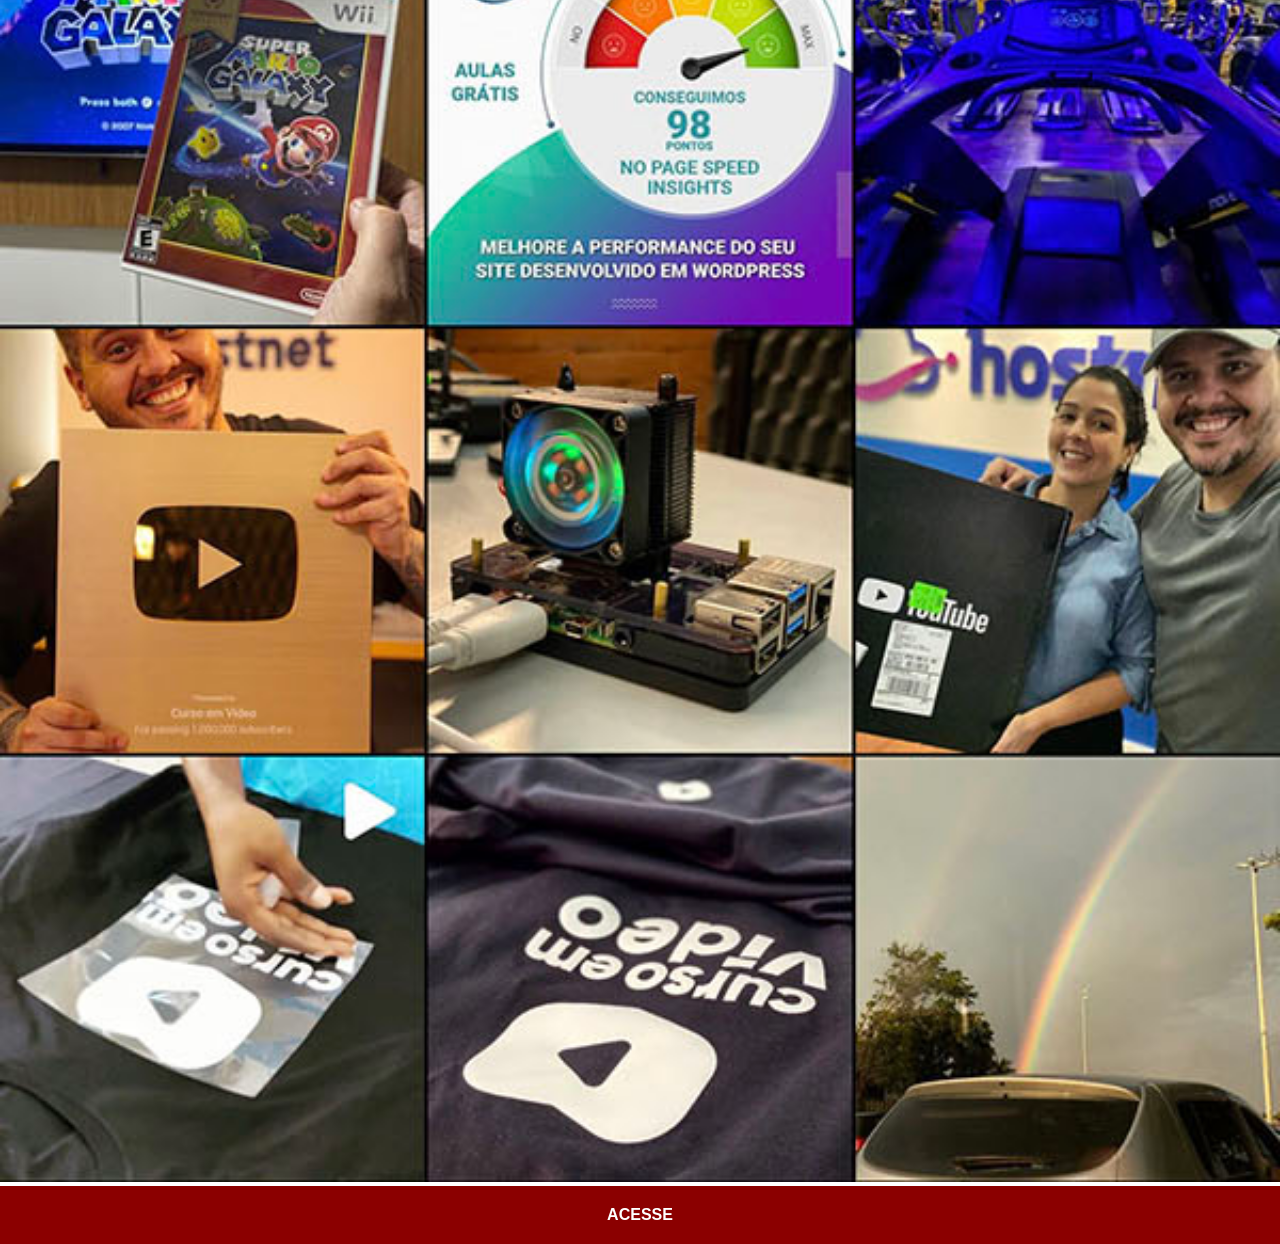
<file: instagram.html>
<!DOCTYPE html>
<html lang="pt-br">
<head>
    <meta charset="UTF-8">
    <meta name="viewport" content="width=device-width, initial-scale=1.0">
    <title>Instagram</title>
    <link rel="stylesheet" href="estilos/social.css">
</head>
<body>
    <img src="imagens/tela-instagram.jpg" alt="Instagram">
    <a href="https://www.instagram.com/gustavoguanabara/" target="_blank">ACESSE</a>
</body>
</html>
</file>
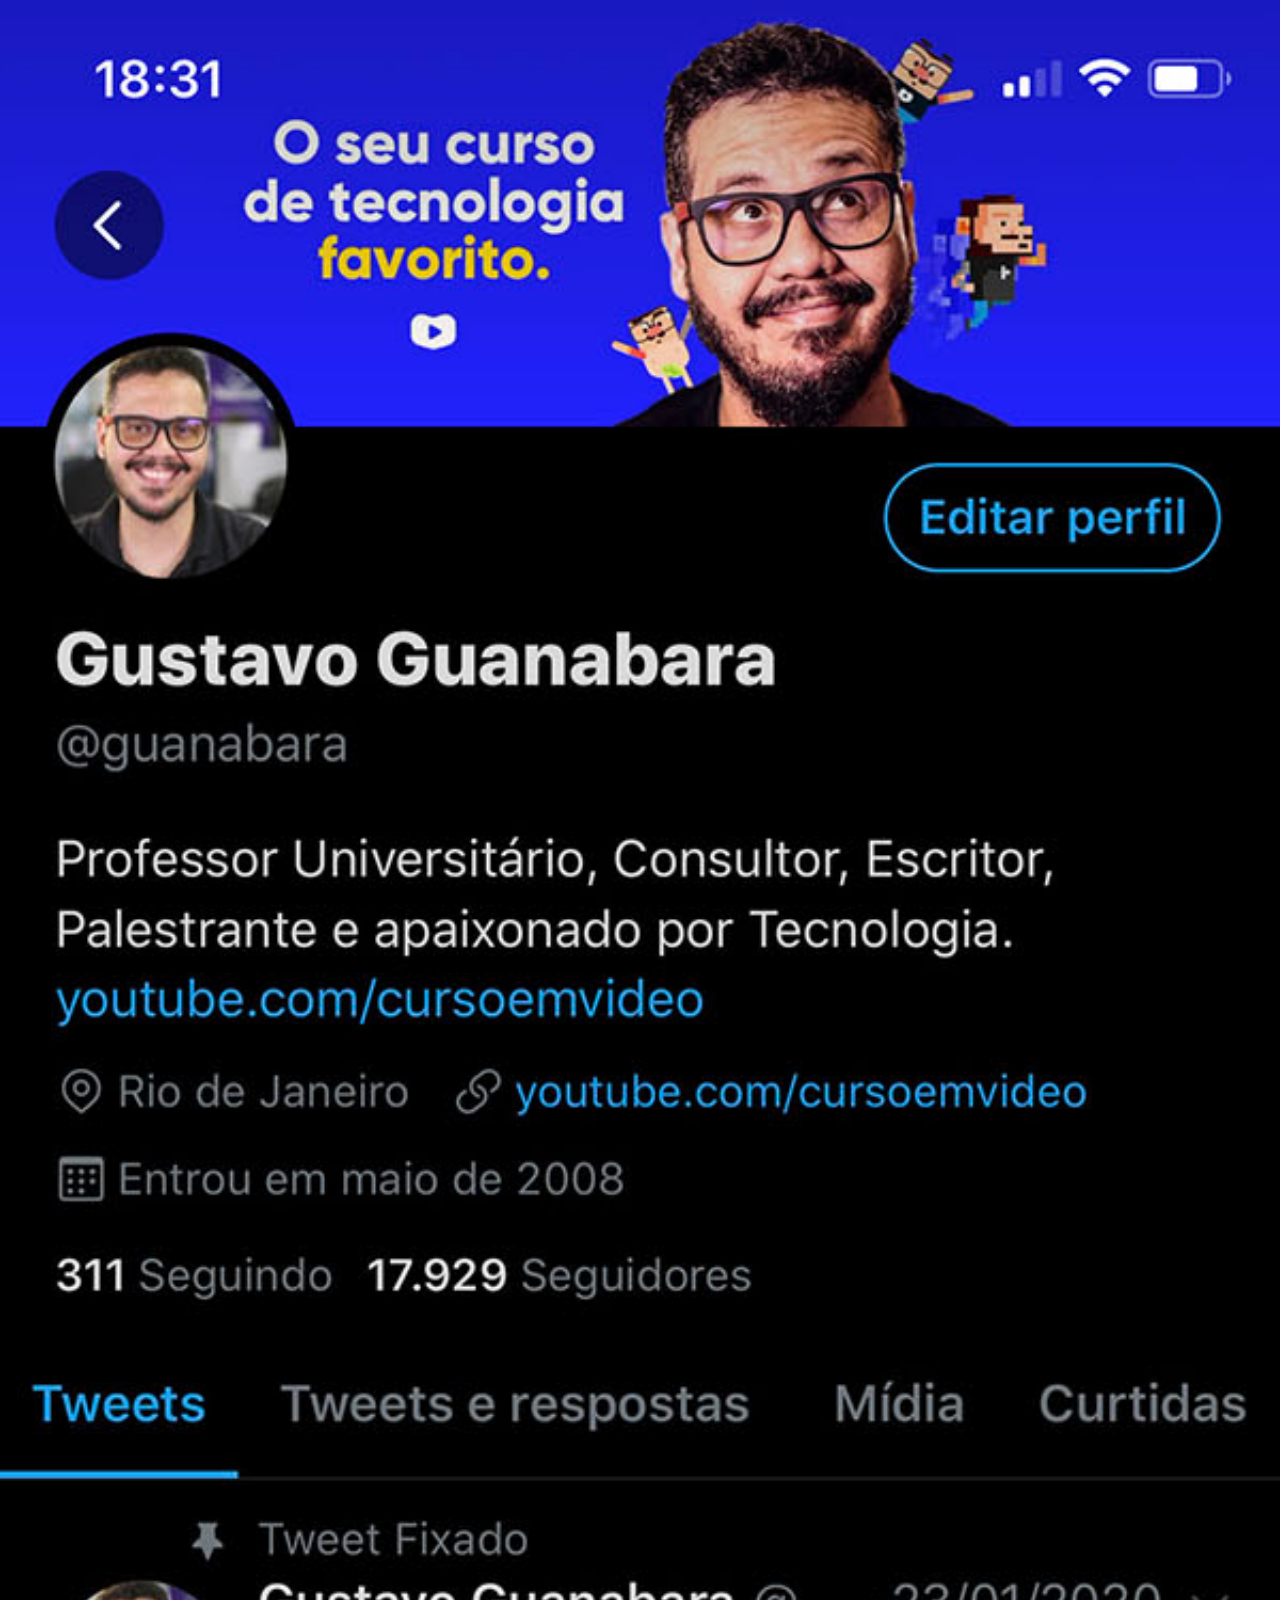
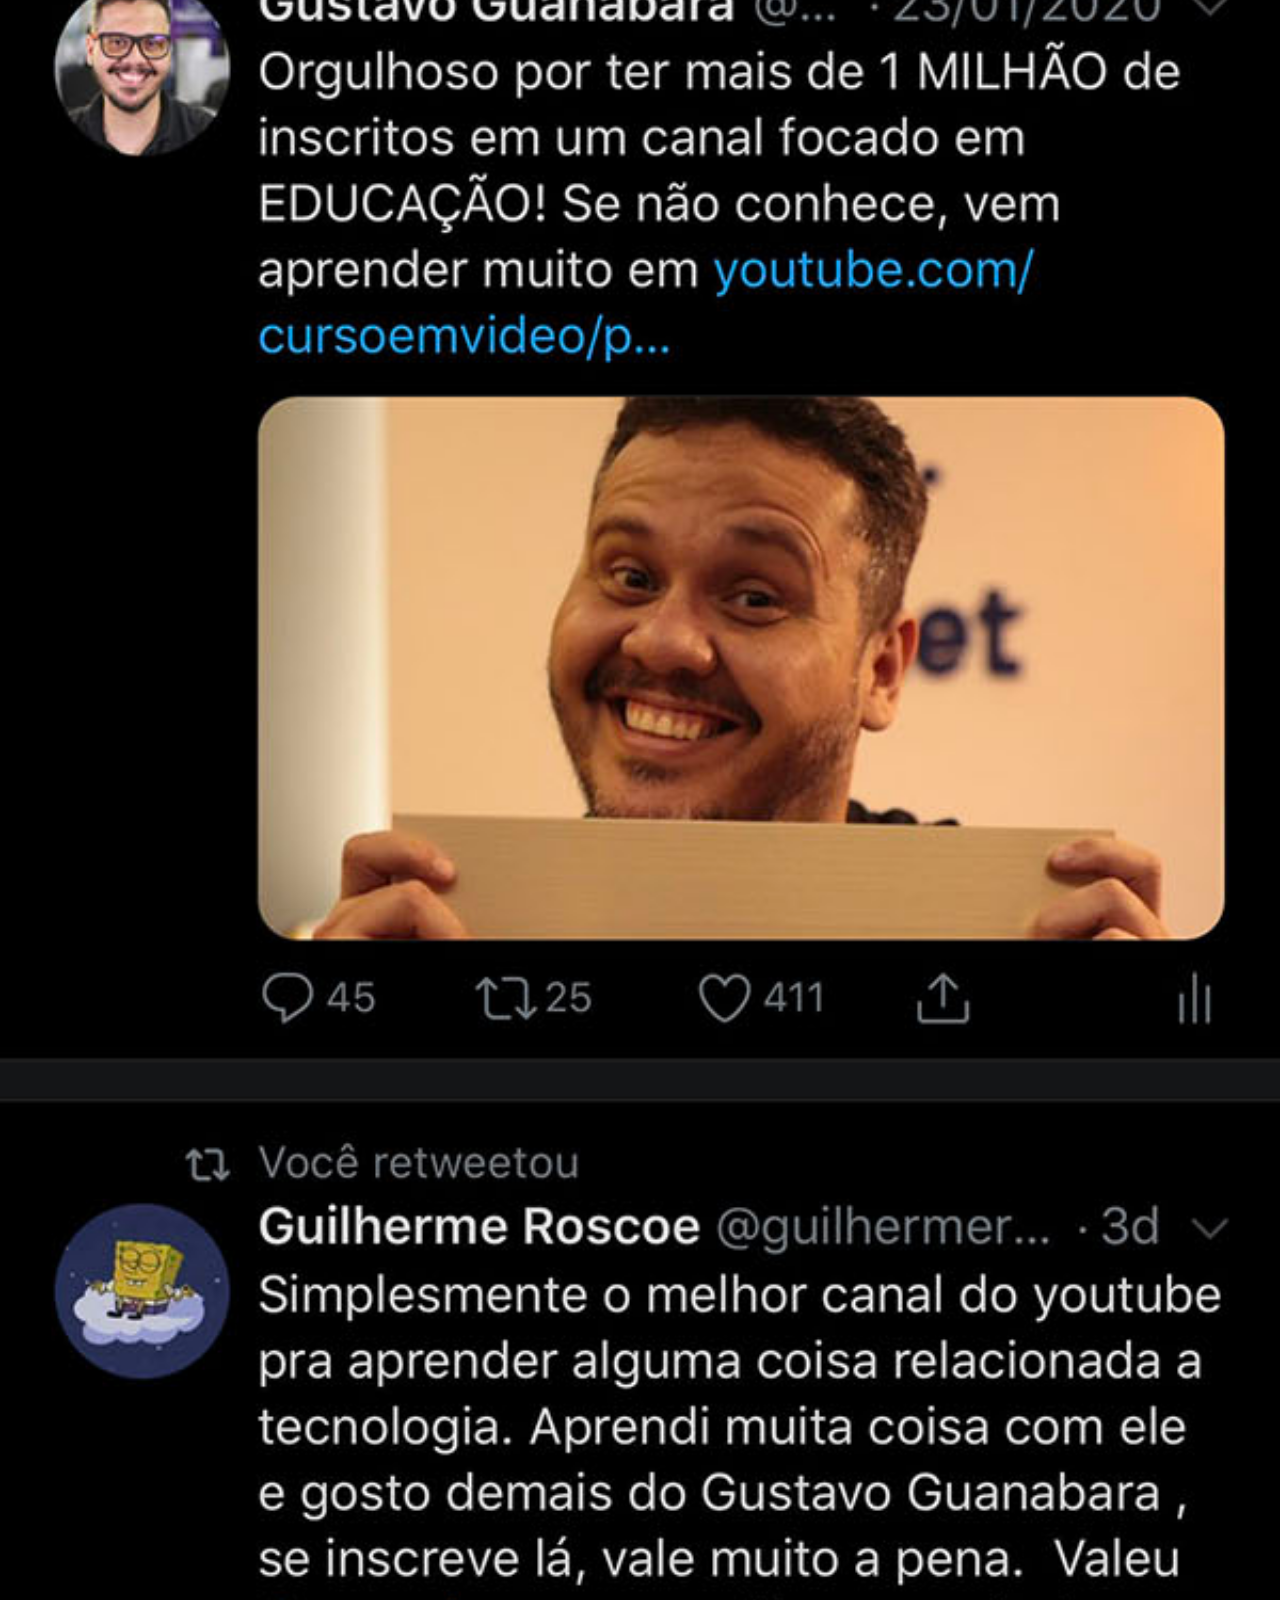
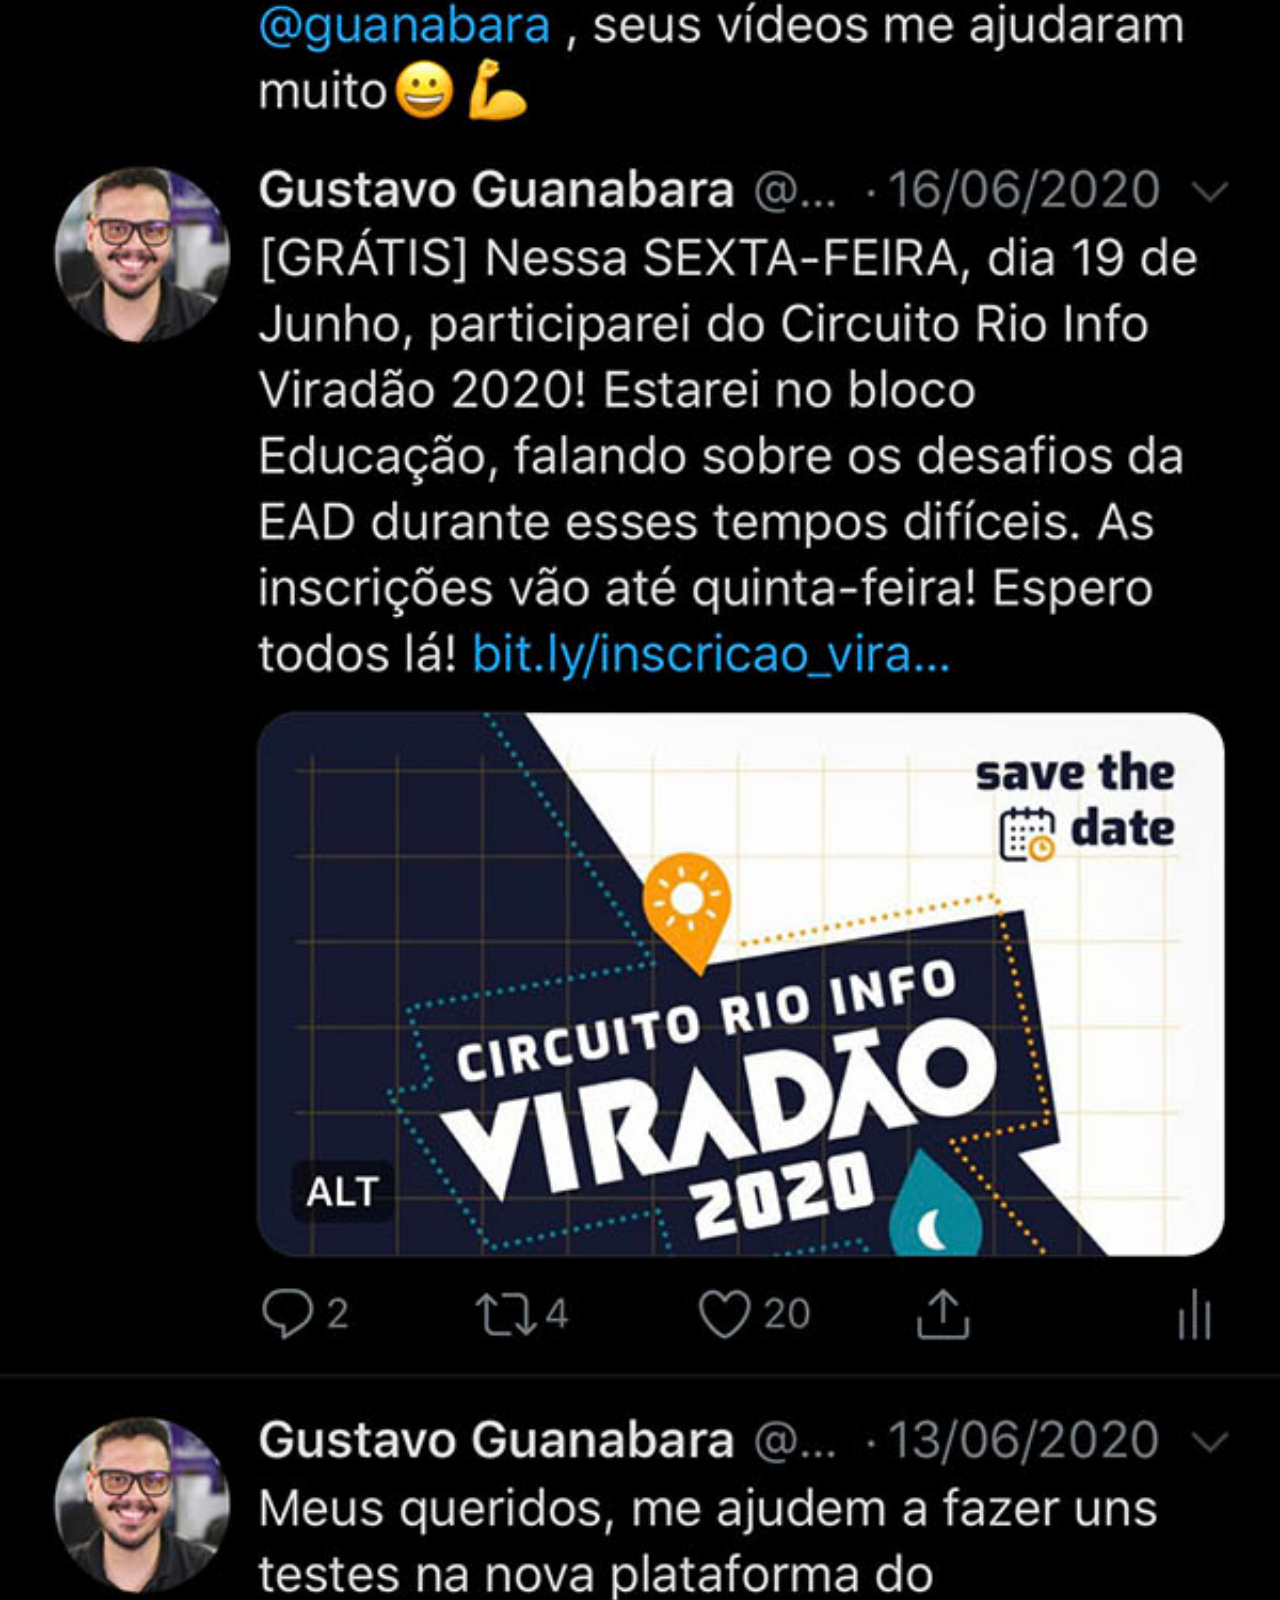
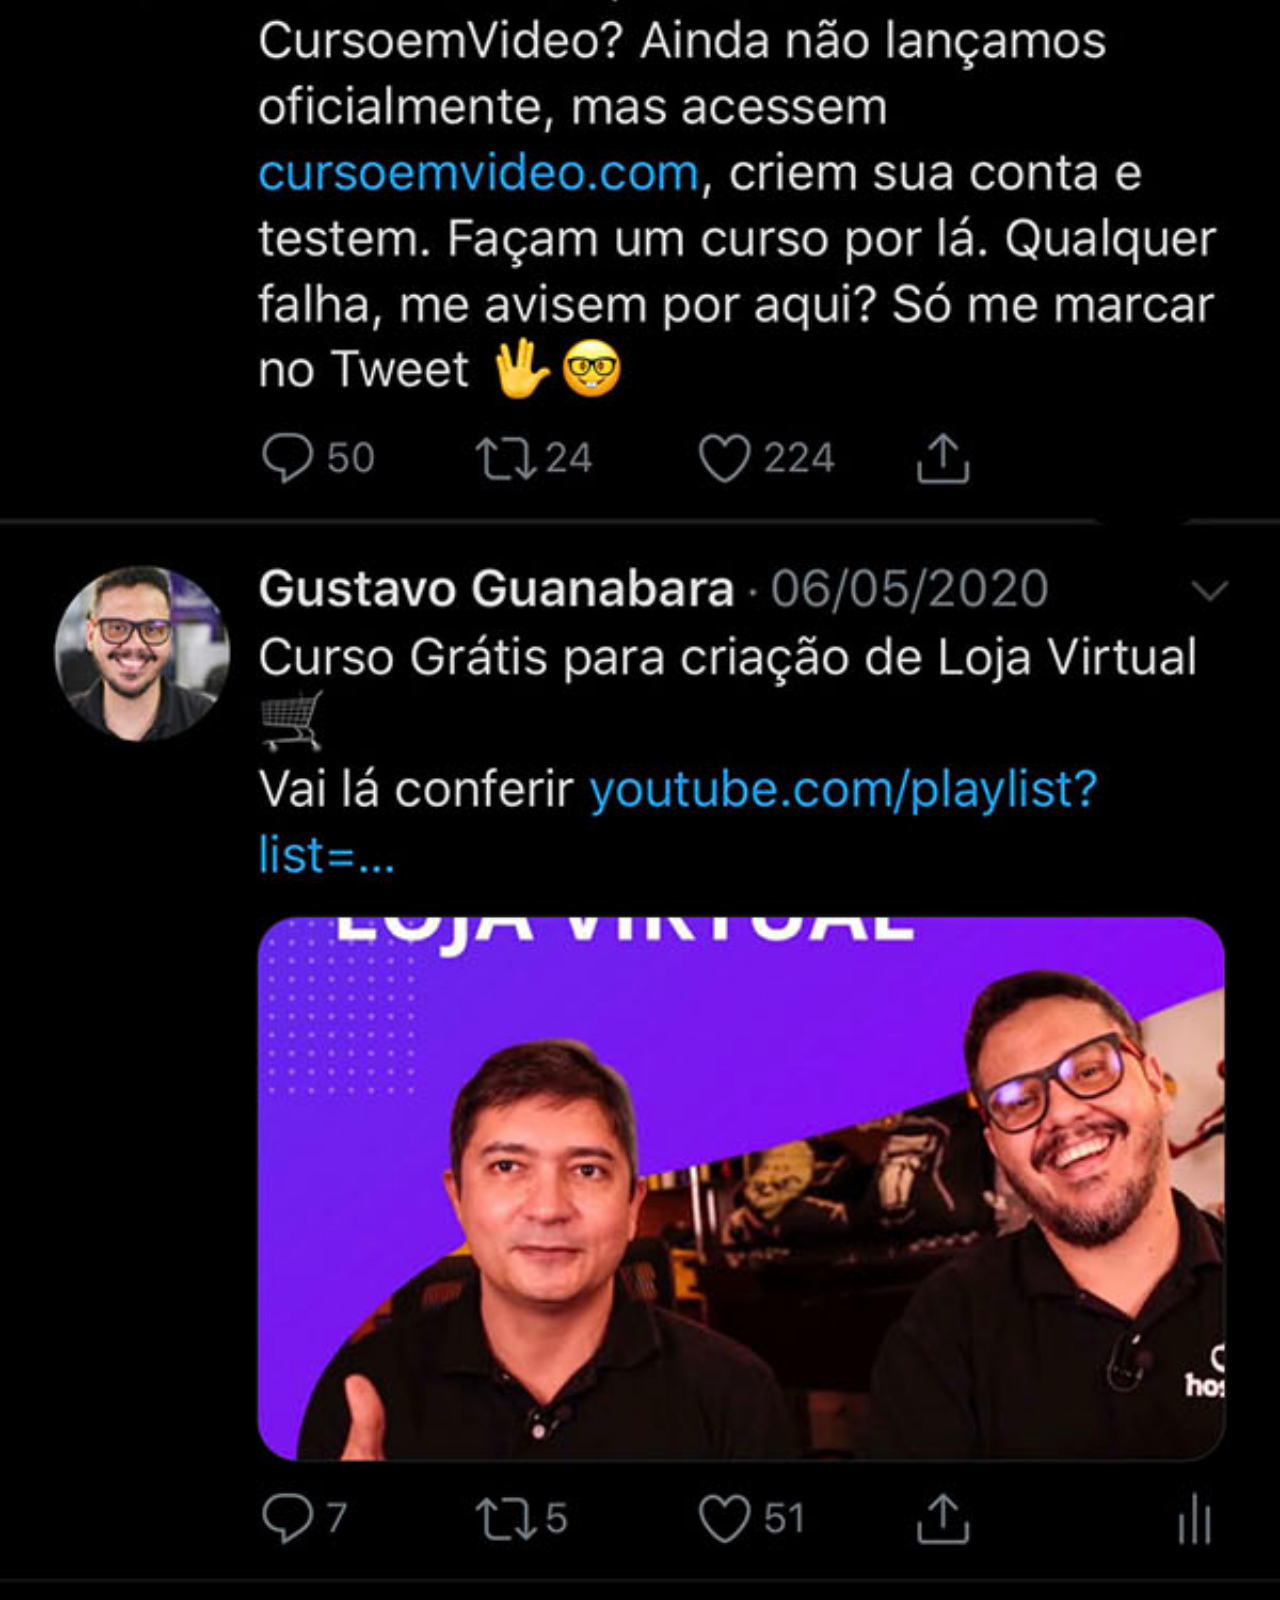
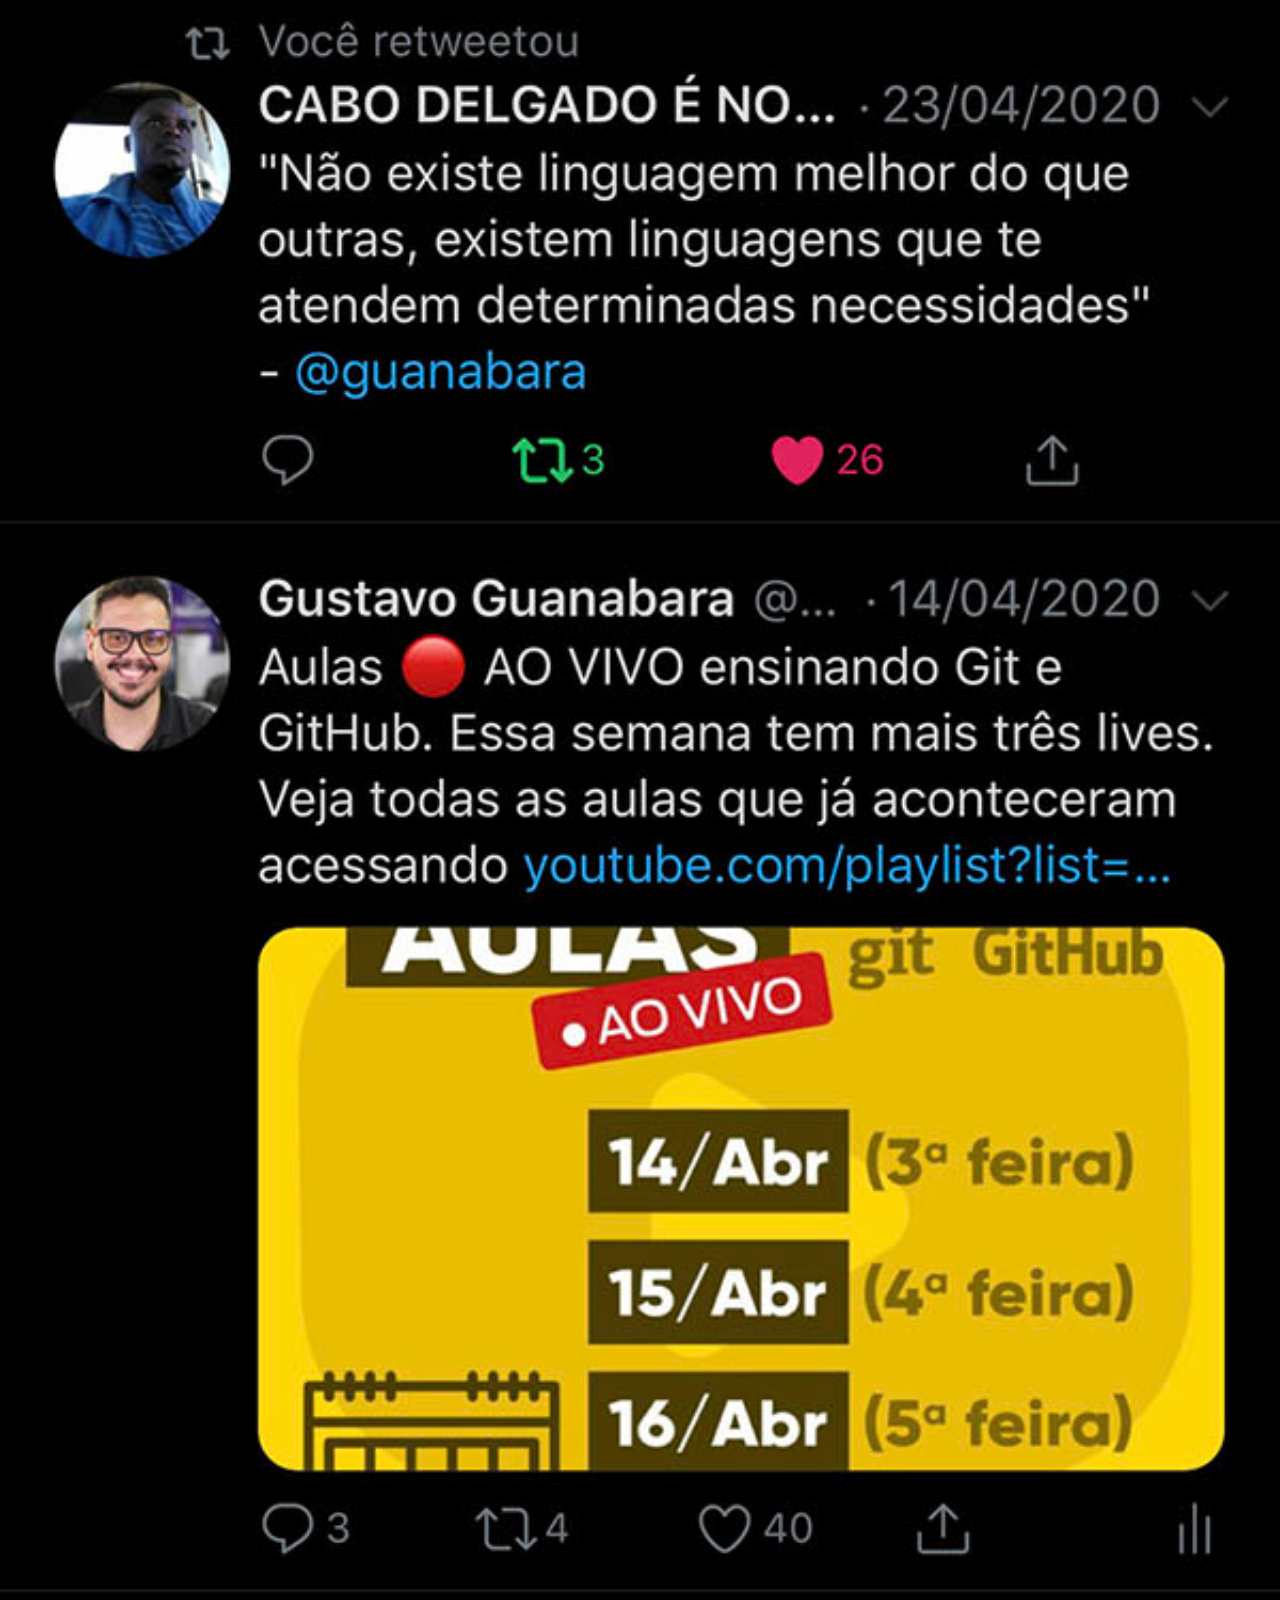
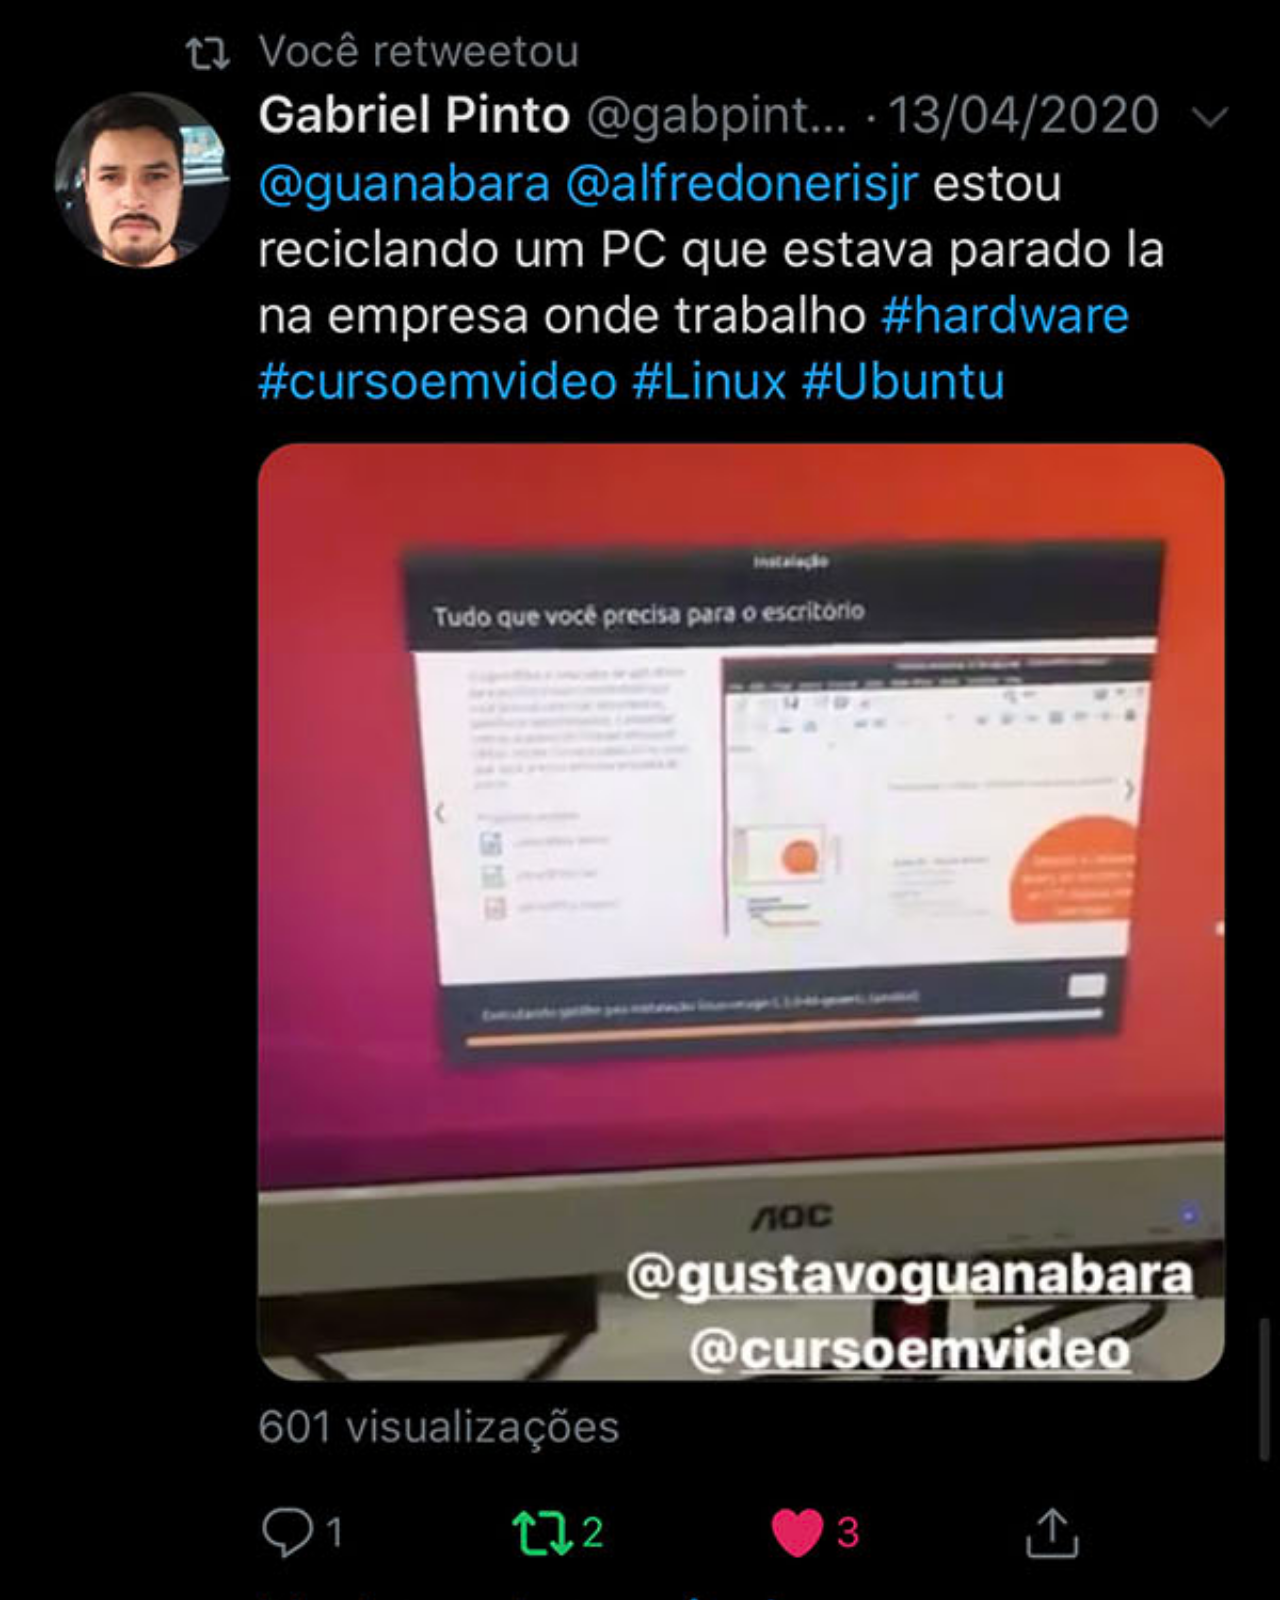
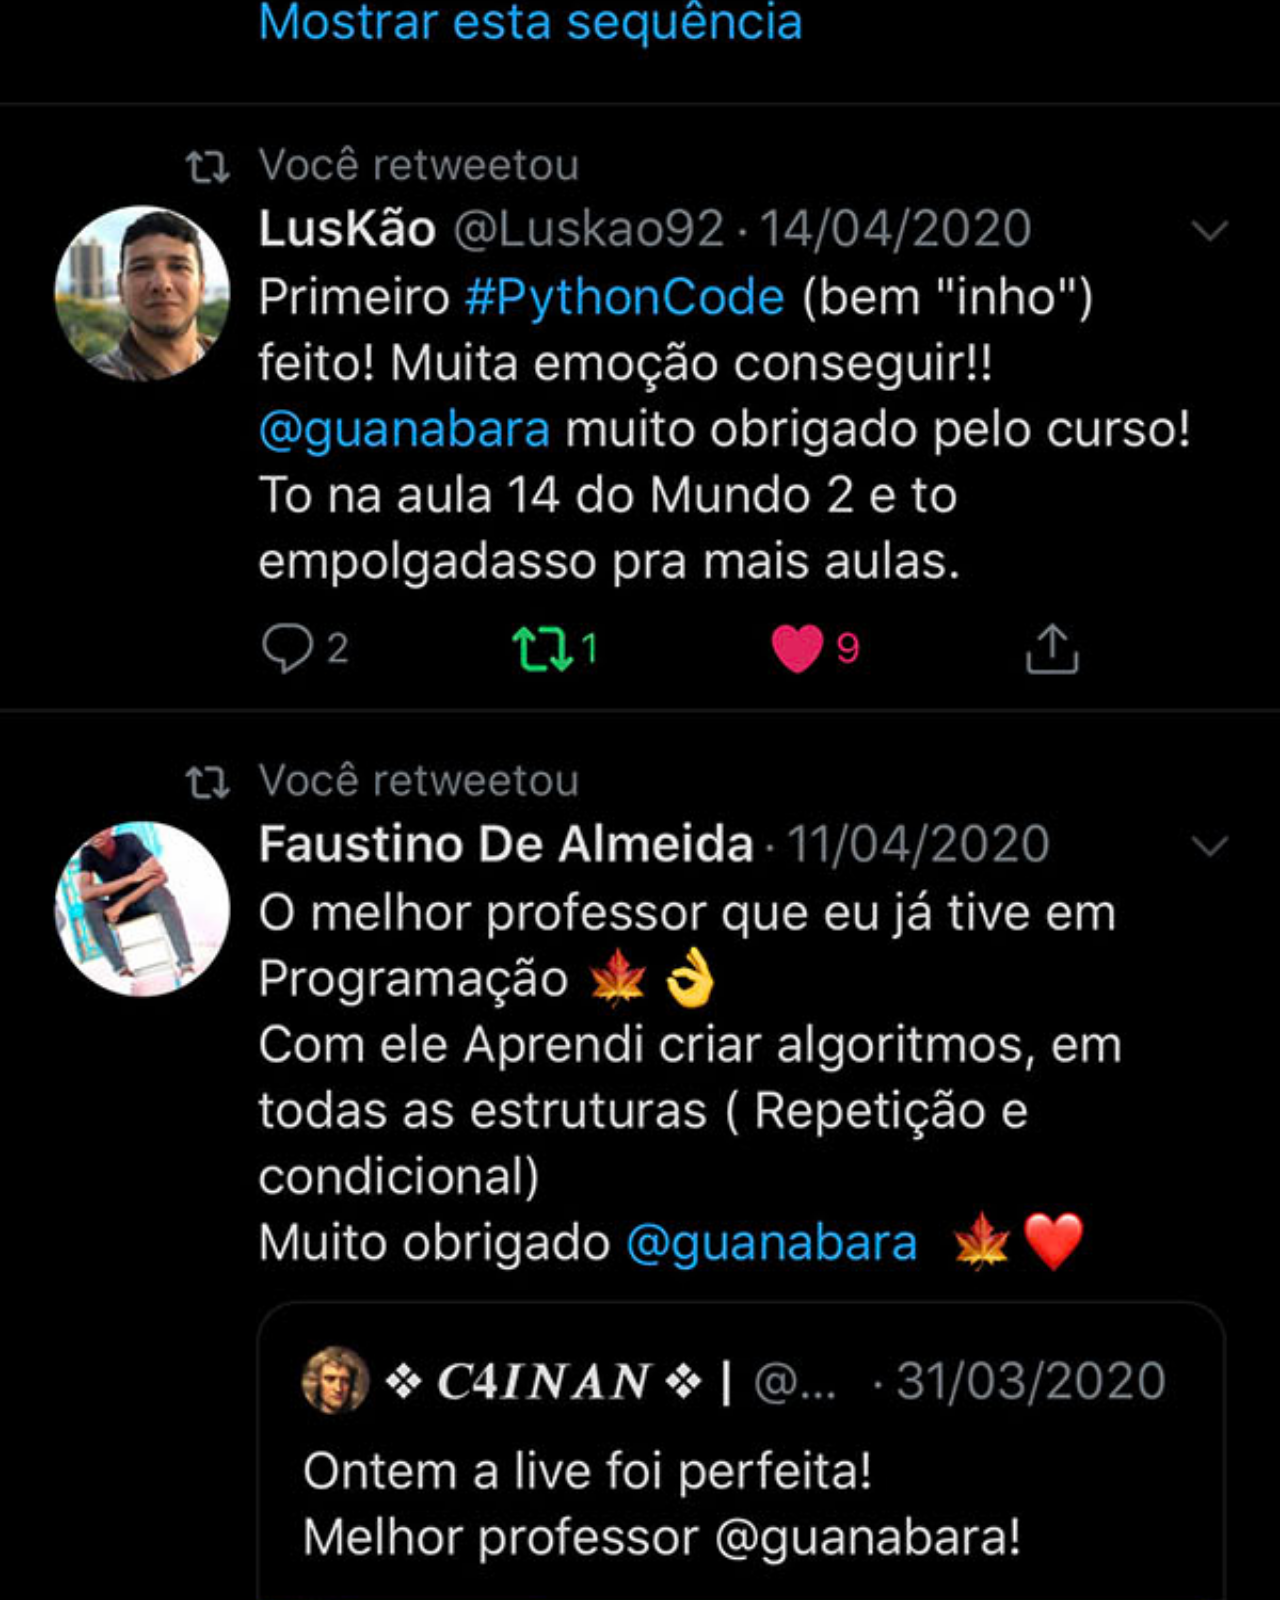
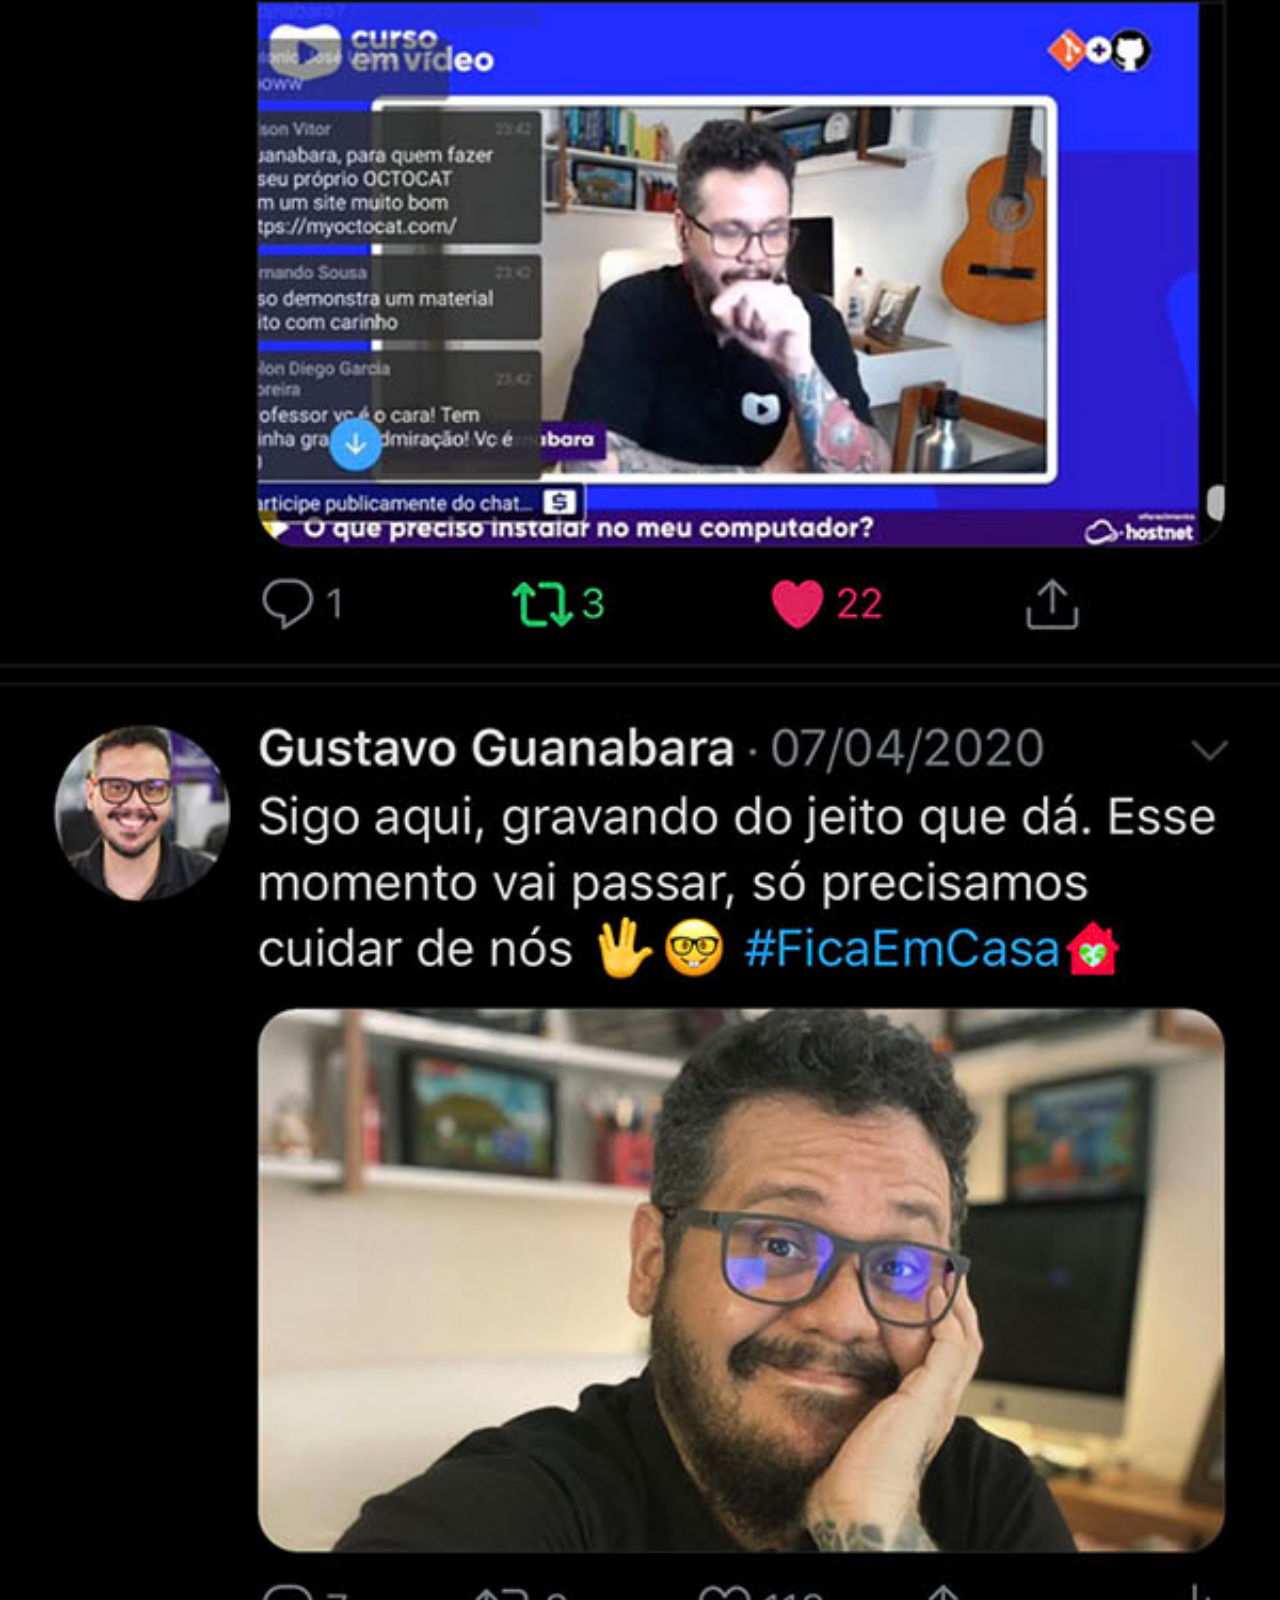
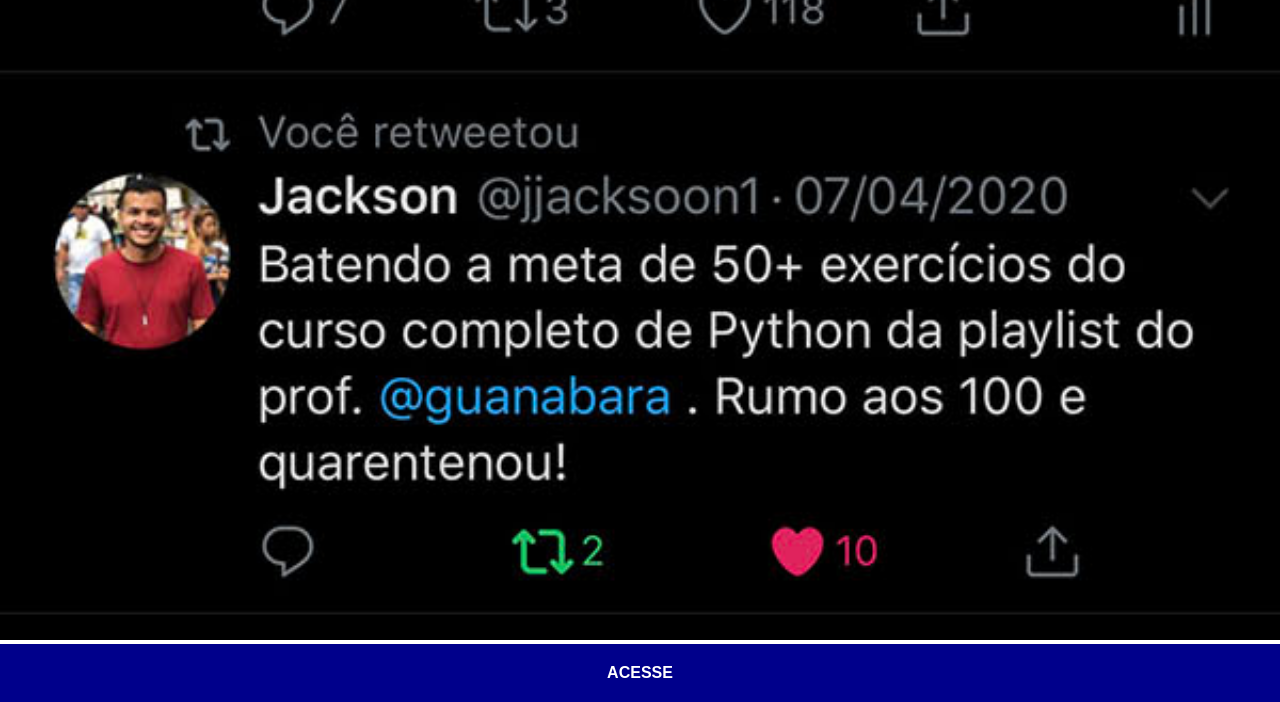
<file: twitter.html>
<!DOCTYPE html>
<html lang="pt-br">
<head>
    <meta charset="UTF-8">
    <meta name="viewport" content="width=device-width, initial-scale=1.0">
    <title>x.com</title>
    <link rel="stylesheet" href="estilos/social.css">
    <style>
        a{
            background-color: darkblue;
        }
        a:hover{
            background-color: blue;
        }
    </style>
</head>
<body>
    <img src="imagens/tela-twitter.jpg" alt="Twitter">
    <a href="https://x.com/guanabara" target="_blank">ACESSE</a>
</body>
</html>
</file>
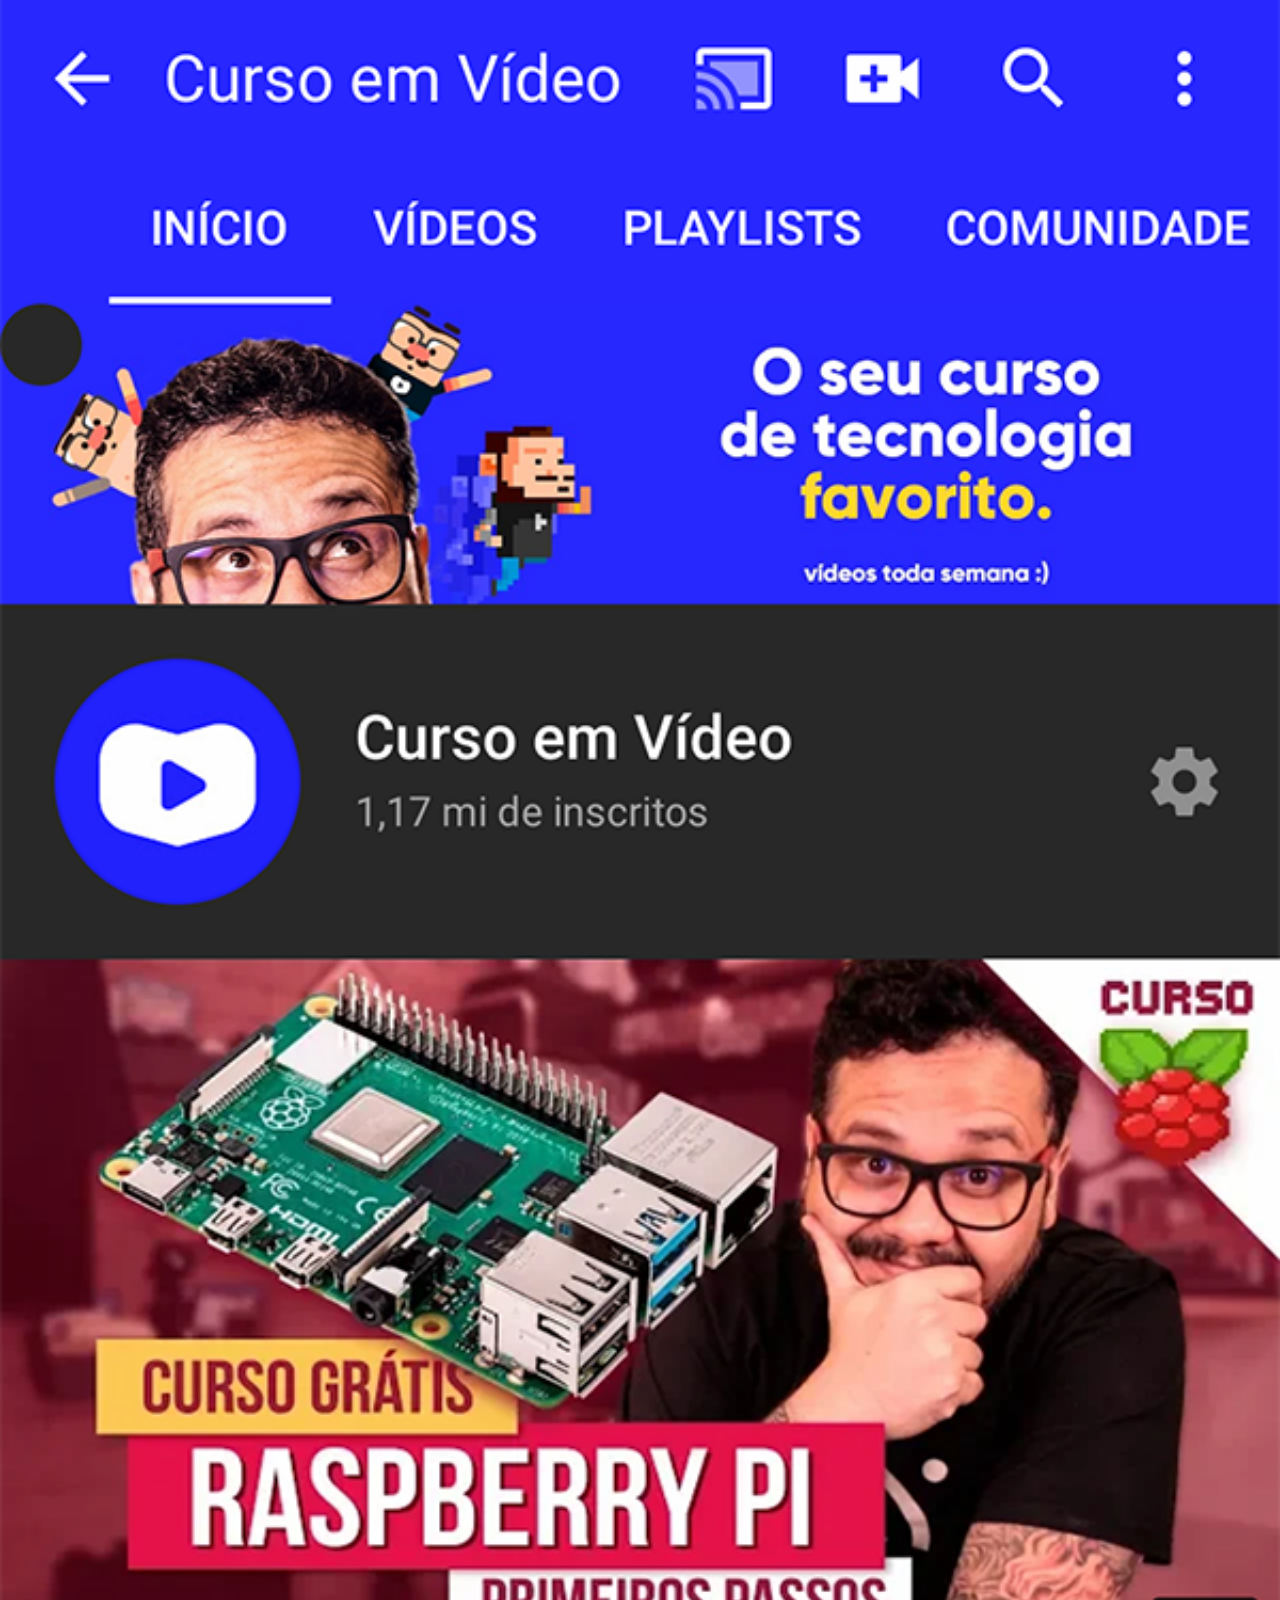
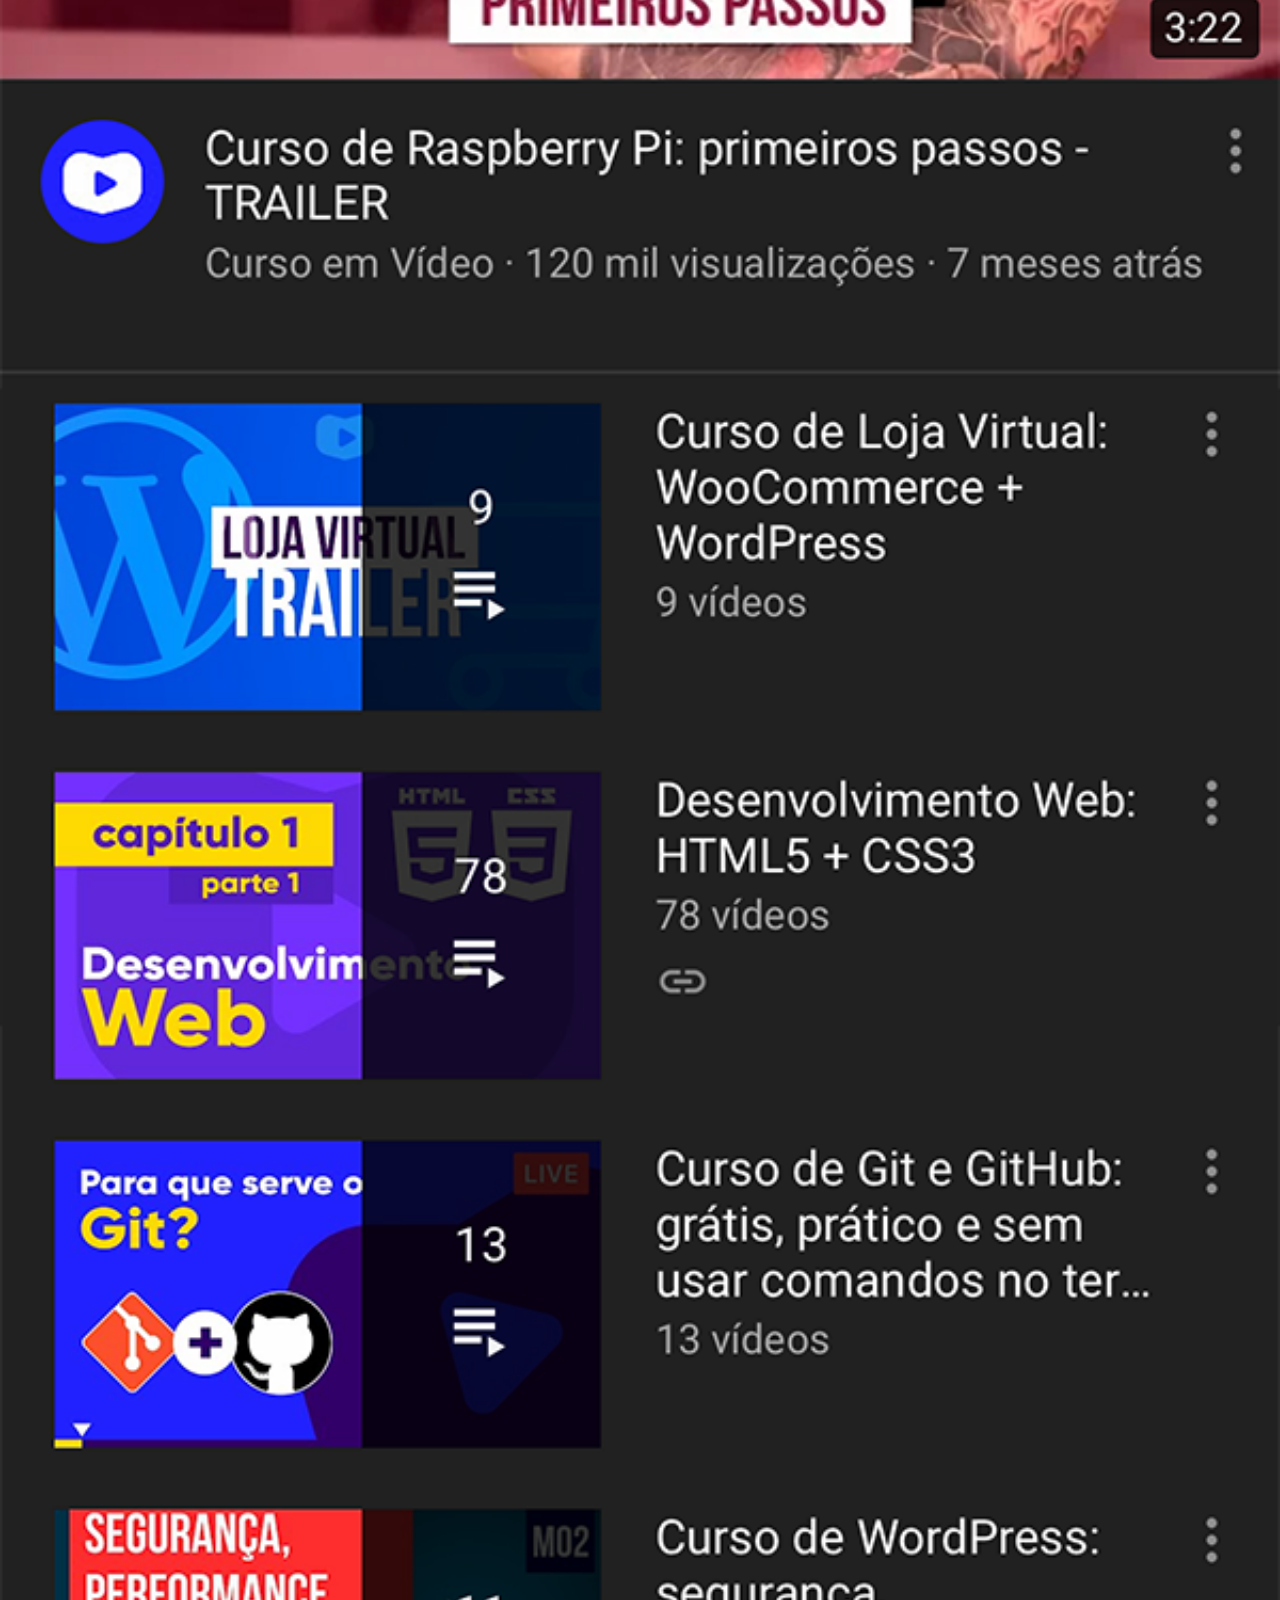
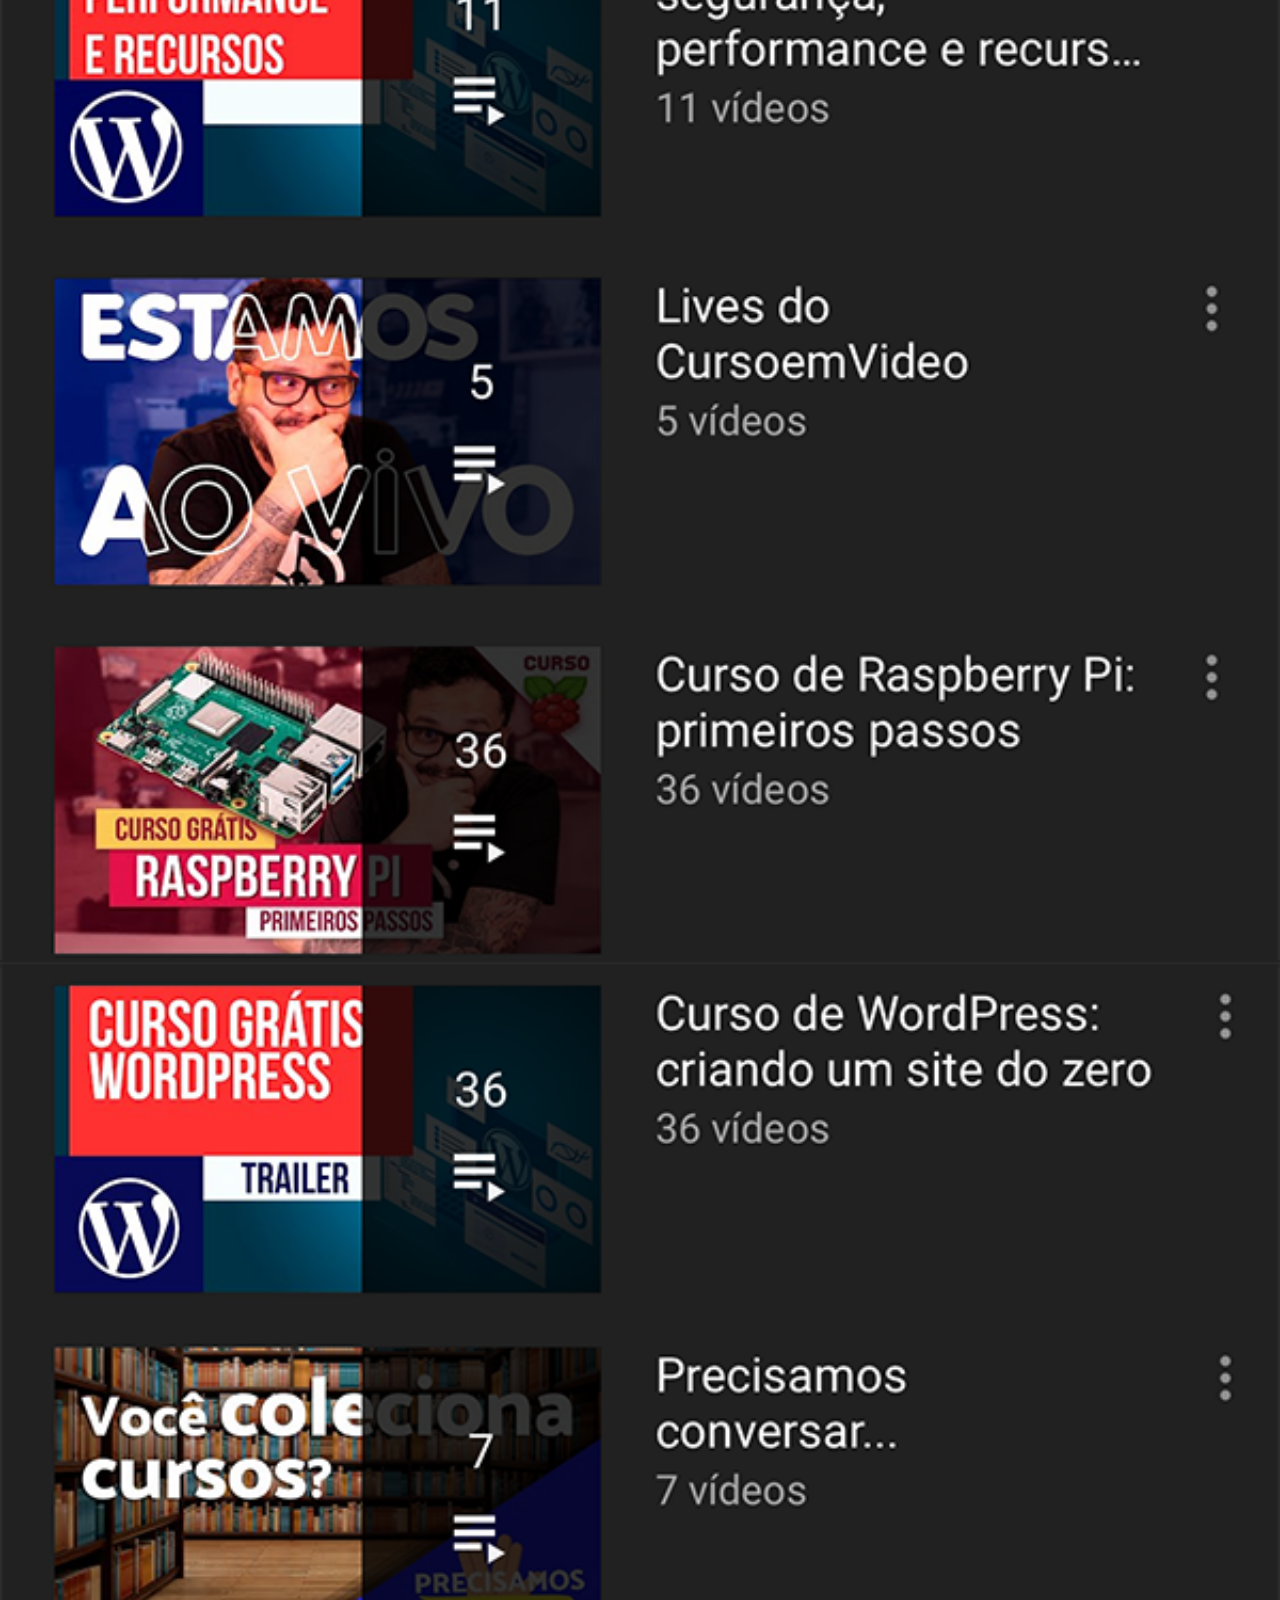
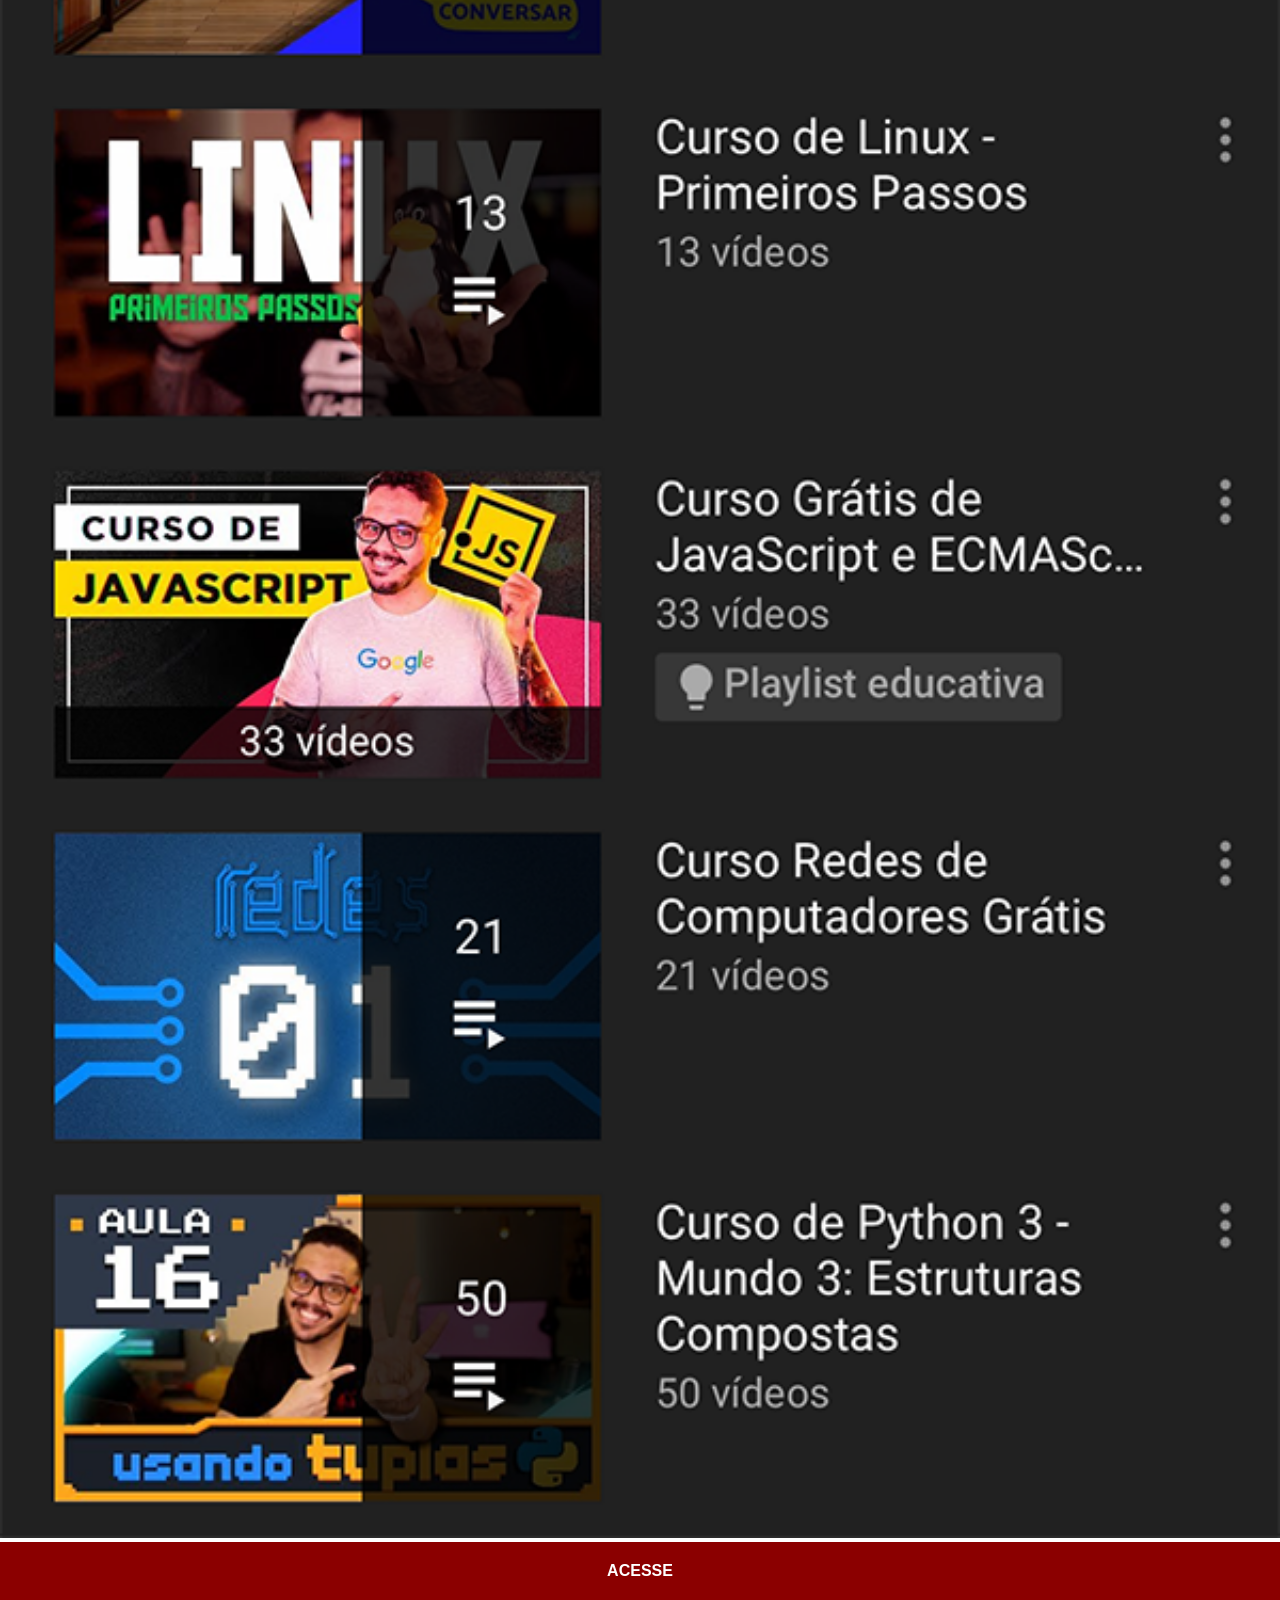
<file: youtube.html>
<!DOCTYPE html>
<html lang="pt-br">
<head>
    <meta charset="UTF-8">
    <meta name="viewport" content="width=device-width, initial-scale=1.0">
    <title>Youtube</title>
    <link rel="stylesheet" href="estilos/social.css">
</head>
<body>
    <img src="imagens/tela-youtube.png" alt="Youtube">
    <a href="https://www.youtube.com/@cursoemvideo/playlists" target="_blank">ACESSE</a>
</body>
</html>
</file>
<file: estilos/style.css>
@charset "UTF-8";

*{
    margin: 0px;
    padding: 0px;
    font-family: Arial, Helvetica, sans-serif;
}

html, body{
    height: 100vh;
    width: 100vw;
    background-color: black;
}

body{
    background: url('../imagens/fundo-madeira.jpg') no-repeat top center;
    background-size: cover;
    background-attachment: fixed;
}

main {
    position: relative;
    height: 100vh;
}

section#telefone {
    position: absolute;
    top: 50%;
    left: 50%;
    transform: translate(-50%, -50%);

    height: 627px;
    width: 311px;
    background: url('../imagens/frame-iphone.png') no-repeat;
}

iframe#tela{
    position: relative;
    top: 80px;
    left: 22px;
    width: 267.6px;
    height: 471px;
}

section#redes-sociais {
    text-align: right;
}

section#redes-sociais  img{
    width: 50px;
    margin: 10px;
    border-radius: 50%;
    box-shadow: 2px 2px 5px rgba(0, 0, 0, 0.400);
    box-sizing: border-box;
}

section#redes-sociais img:hover{
    border: 3px solid rgba(255, 255, 255, 0.600);
    transform: translate(-3px, -3px);
    box-shadow: 5px 5px 10px rgba(0, 0, 0, 0.600);
    transition: transform .3s, border .4s;
}
</file>
<file: estilos/social.css>
@charset "UTF-8";

*{
    margin: 0px;
    padding: 0px;
    font-family: Arial, Helvetica, sans-serif;
}
::-webkit-scrollbar{
    width: 0px;
    height: 0px;
}
img{
    width: 100vw;
}
a{
    display: block;
    background-color: darkred;
    color: white;
    padding: 20px;
    text-align: center;
    font-weight: bolder;
    text-decoration: none;
}
a:hover{
    background-color: red;
}
</file>
